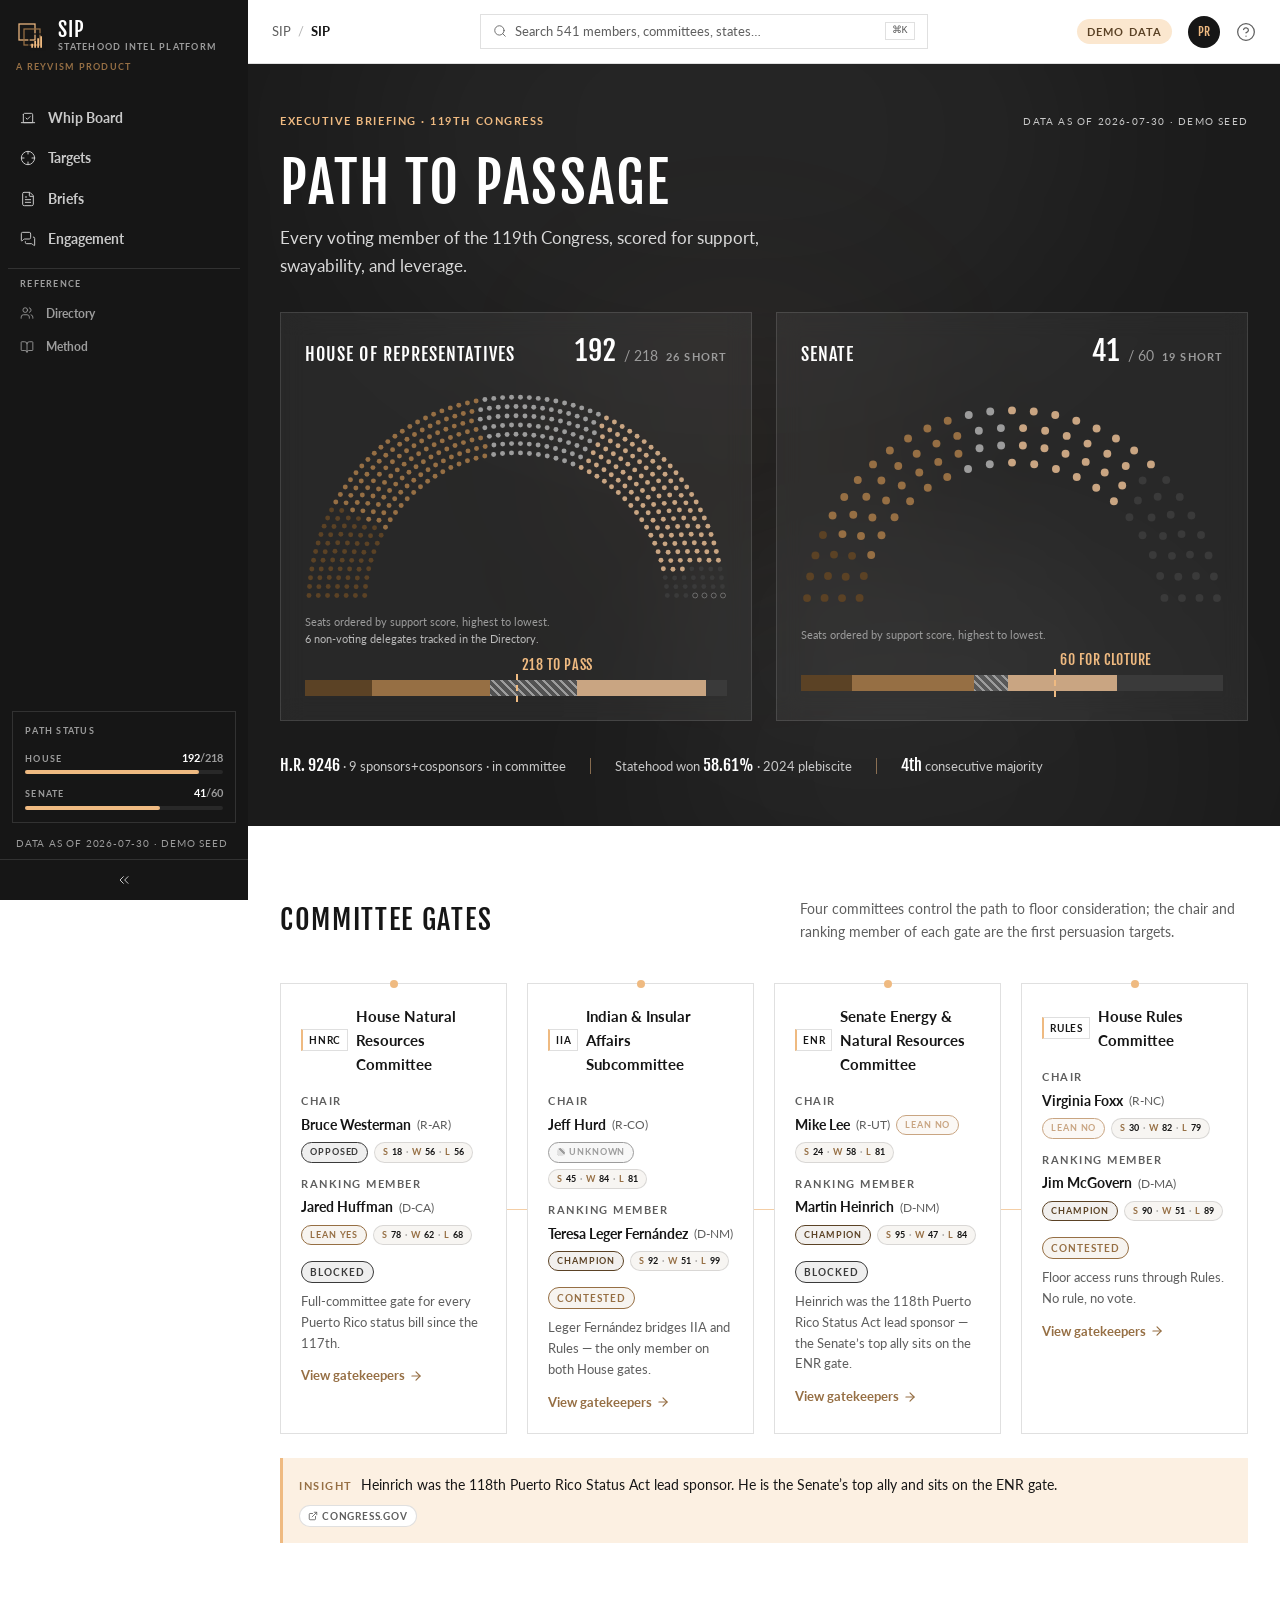
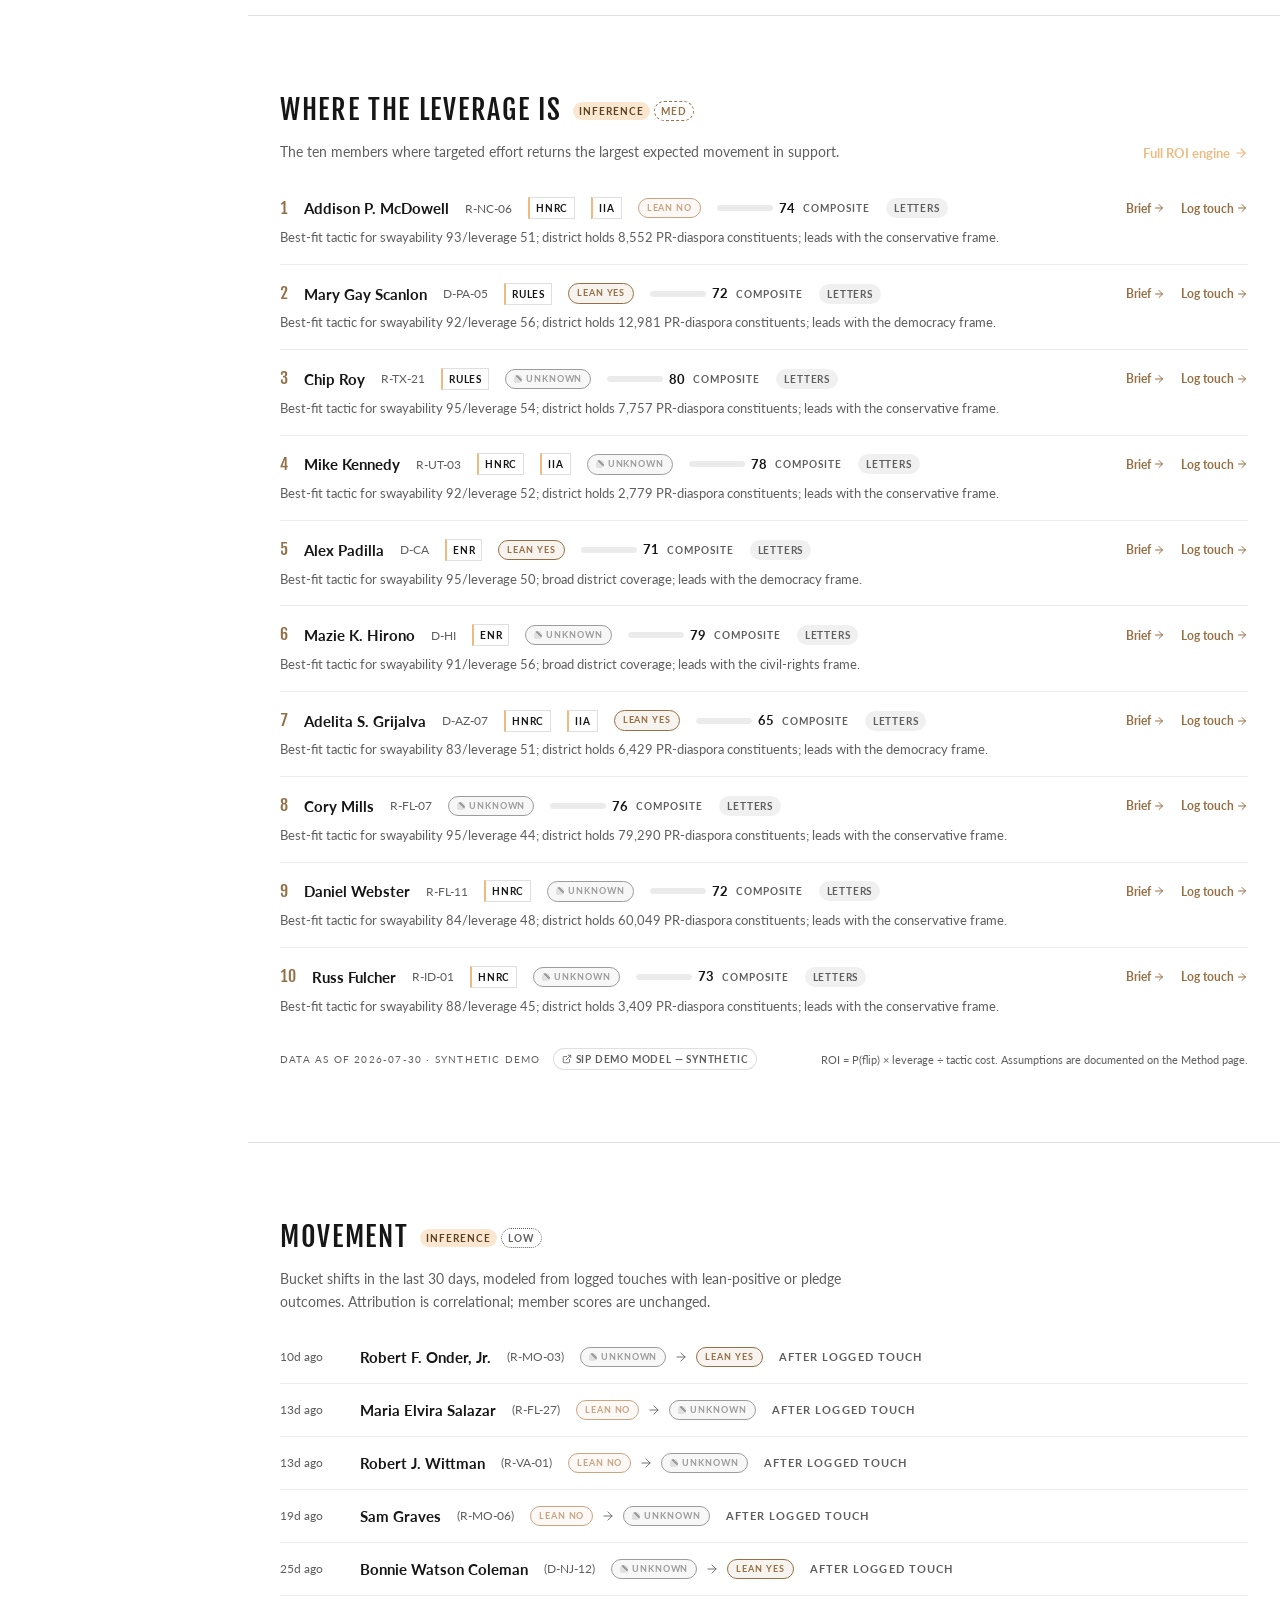
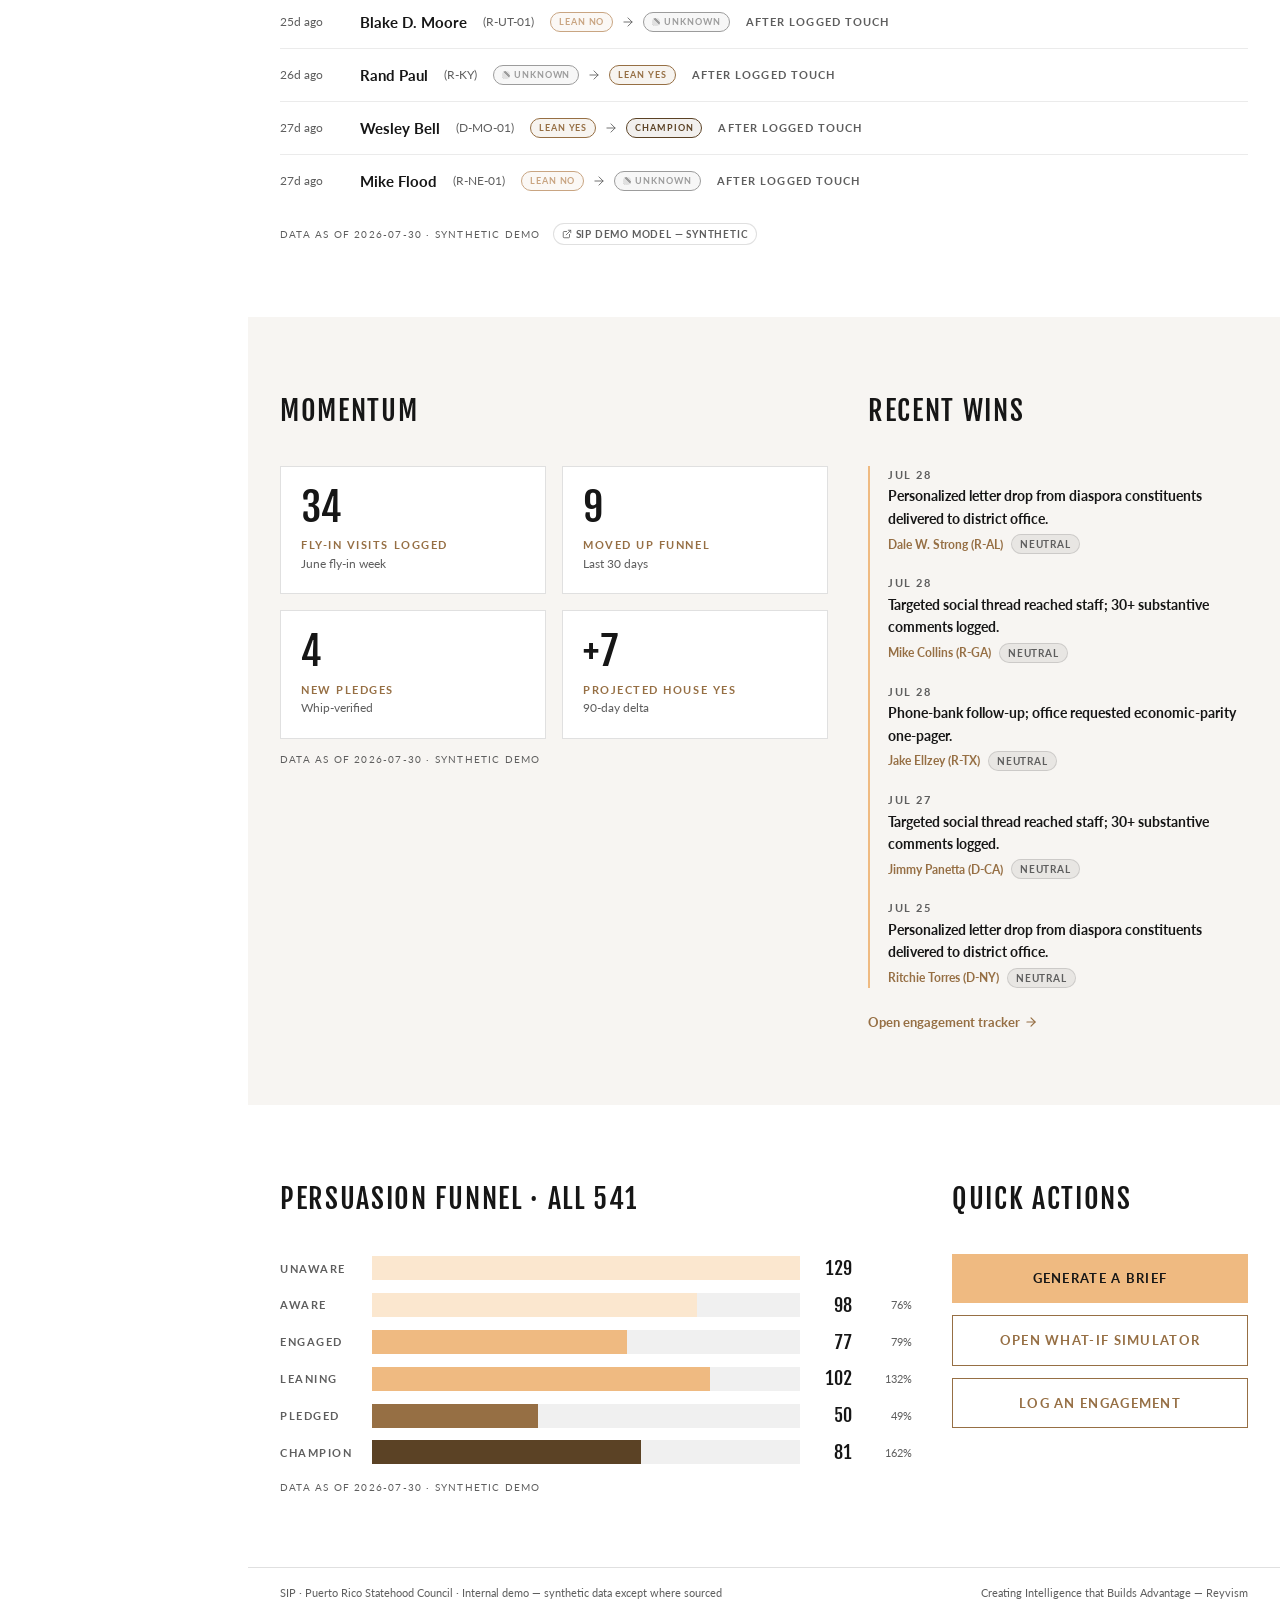
<file: index.html>
<!doctype html>
<html lang="en">
  <head>
    <meta charset="UTF-8" />
    <meta name="viewport" content="width=device-width, initial-scale=1.0" />
    <meta name="robots" content="noindex, nofollow" />
    <link rel="icon" type="image/svg+xml" href="./sip-mark.svg" />
    <link rel="preconnect" href="https://fonts.googleapis.com" />
    <link rel="preconnect" href="https://fonts.gstatic.com" crossorigin />
    <link
      href="https://fonts.googleapis.com/css2?family=Fjalla+One&family=Lato:ital,wght@0,400;0,700;0,900;1,400&family=Lusitana:wght@400;700&display=swap"
      rel="stylesheet"
    />
    <title>SIP — Statehood Intel Platform</title>
    <script type="module" crossorigin src="./assets/index-Ce9AG50_.js"></script>
    <link rel="stylesheet" crossorigin href="./assets/index-DmmCIpko.css">
  </head>
  <body>
    <div id="root"></div>
  </body>
</html>
</file>
<file: assets/index-DmmCIpko.css>
*,:before,:after{--tw-border-spacing-x: 0;--tw-border-spacing-y: 0;--tw-translate-x: 0;--tw-translate-y: 0;--tw-rotate: 0;--tw-skew-x: 0;--tw-skew-y: 0;--tw-scale-x: 1;--tw-scale-y: 1;--tw-pan-x: ;--tw-pan-y: ;--tw-pinch-zoom: ;--tw-scroll-snap-strictness: proximity;--tw-gradient-from-position: ;--tw-gradient-via-position: ;--tw-gradient-to-position: ;--tw-ordinal: ;--tw-slashed-zero: ;--tw-numeric-figure: ;--tw-numeric-spacing: ;--tw-numeric-fraction: ;--tw-ring-inset: ;--tw-ring-offset-width: 0px;--tw-ring-offset-color: #fff;--tw-ring-color: rgb(59 130 246 / .5);--tw-ring-offset-shadow: 0 0 #0000;--tw-ring-shadow: 0 0 #0000;--tw-shadow: 0 0 #0000;--tw-shadow-colored: 0 0 #0000;--tw-blur: ;--tw-brightness: ;--tw-contrast: ;--tw-grayscale: ;--tw-hue-rotate: ;--tw-invert: ;--tw-saturate: ;--tw-sepia: ;--tw-drop-shadow: ;--tw-backdrop-blur: ;--tw-backdrop-brightness: ;--tw-backdrop-contrast: ;--tw-backdrop-grayscale: ;--tw-backdrop-hue-rotate: ;--tw-backdrop-invert: ;--tw-backdrop-opacity: ;--tw-backdrop-saturate: ;--tw-backdrop-sepia: ;--tw-contain-size: ;--tw-contain-layout: ;--tw-contain-paint: ;--tw-contain-style: }::backdrop{--tw-border-spacing-x: 0;--tw-border-spacing-y: 0;--tw-translate-x: 0;--tw-translate-y: 0;--tw-rotate: 0;--tw-skew-x: 0;--tw-skew-y: 0;--tw-scale-x: 1;--tw-scale-y: 1;--tw-pan-x: ;--tw-pan-y: ;--tw-pinch-zoom: ;--tw-scroll-snap-strictness: proximity;--tw-gradient-from-position: ;--tw-gradient-via-position: ;--tw-gradient-to-position: ;--tw-ordinal: ;--tw-slashed-zero: ;--tw-numeric-figure: ;--tw-numeric-spacing: ;--tw-numeric-fraction: ;--tw-ring-inset: ;--tw-ring-offset-width: 0px;--tw-ring-offset-color: #fff;--tw-ring-color: rgb(59 130 246 / .5);--tw-ring-offset-shadow: 0 0 #0000;--tw-ring-shadow: 0 0 #0000;--tw-shadow: 0 0 #0000;--tw-shadow-colored: 0 0 #0000;--tw-blur: ;--tw-brightness: ;--tw-contrast: ;--tw-grayscale: ;--tw-hue-rotate: ;--tw-invert: ;--tw-saturate: ;--tw-sepia: ;--tw-drop-shadow: ;--tw-backdrop-blur: ;--tw-backdrop-brightness: ;--tw-backdrop-contrast: ;--tw-backdrop-grayscale: ;--tw-backdrop-hue-rotate: ;--tw-backdrop-invert: ;--tw-backdrop-opacity: ;--tw-backdrop-saturate: ;--tw-backdrop-sepia: ;--tw-contain-size: ;--tw-contain-layout: ;--tw-contain-paint: ;--tw-contain-style: }*,:before,:after{box-sizing:border-box;border-width:0;border-style:solid;border-color:#e5e7eb}:before,:after{--tw-content: ""}html,:host{line-height:1.5;-webkit-text-size-adjust:100%;-moz-tab-size:4;-o-tab-size:4;tab-size:4;font-family:Lato,ui-sans-serif,system-ui,sans-serif;font-feature-settings:normal;font-variation-settings:normal;-webkit-tap-highlight-color:transparent}body{margin:0;line-height:inherit}hr{height:0;color:inherit;border-top-width:1px}abbr:where([title]){-webkit-text-decoration:underline dotted;text-decoration:underline dotted}h1,h2,h3,h4,h5,h6{font-size:inherit;font-weight:inherit}a{color:inherit;text-decoration:inherit}b,strong{font-weight:bolder}code,kbd,samp,pre{font-family:ui-monospace,SFMono-Regular,Menlo,Monaco,Consolas,Liberation Mono,Courier New,monospace;font-feature-settings:normal;font-variation-settings:normal;font-size:1em}small{font-size:80%}sub,sup{font-size:75%;line-height:0;position:relative;vertical-align:baseline}sub{bottom:-.25em}sup{top:-.5em}table{text-indent:0;border-color:inherit;border-collapse:collapse}button,input,optgroup,select,textarea{font-family:inherit;font-feature-settings:inherit;font-variation-settings:inherit;font-size:100%;font-weight:inherit;line-height:inherit;letter-spacing:inherit;color:inherit;margin:0;padding:0}button,select{text-transform:none}button,input:where([type=button]),input:where([type=reset]),input:where([type=submit]){-webkit-appearance:button;background-color:transparent;background-image:none}:-moz-focusring{outline:auto}:-moz-ui-invalid{box-shadow:none}progress{vertical-align:baseline}::-webkit-inner-spin-button,::-webkit-outer-spin-button{height:auto}[type=search]{-webkit-appearance:textfield;outline-offset:-2px}::-webkit-search-decoration{-webkit-appearance:none}::-webkit-file-upload-button{-webkit-appearance:button;font:inherit}summary{display:list-item}blockquote,dl,dd,h1,h2,h3,h4,h5,h6,hr,figure,p,pre{margin:0}fieldset{margin:0;padding:0}legend{padding:0}ol,ul,menu{list-style:none;margin:0;padding:0}dialog{padding:0}textarea{resize:vertical}input::-moz-placeholder,textarea::-moz-placeholder{opacity:1;color:#9ca3af}input::placeholder,textarea::placeholder{opacity:1;color:#9ca3af}button,[role=button]{cursor:pointer}:disabled{cursor:default}img,svg,video,canvas,audio,iframe,embed,object{display:block;vertical-align:middle}img,video{max-width:100%;height:auto}[hidden]:where(:not([hidden=until-found])){display:none}:root{--background: 0 0% 100%;--foreground: 0 0% 9%;--card: 0 0% 100%;--card-foreground: 0 0% 9%;--popover: 0 0% 100%;--popover-foreground: 0 0% 9%;--primary: 0 0% 9%;--primary-foreground: 0 0% 98%;--secondary: 30 14% 96%;--secondary-foreground: 0 0% 9%;--muted: 30 14% 96%;--muted-foreground: 0 0% 37%;--accent: 30 14% 96%;--accent-foreground: 0 0% 9%;--destructive: 0 62% 47%;--destructive-foreground: 0 0% 98%;--border: 0 0% 88%;--input: 0 0% 88%;--ring: 32 79% 72%;--radius: .125rem;--sidebar-background: 0 0% 9%;--sidebar-foreground: 0 0% 79%;--sidebar-primary: 32 79% 72%;--sidebar-primary-foreground: 0 0% 9%;--sidebar-accent: 0 0% 15%;--sidebar-accent-foreground: 0 0% 98%;--sidebar-border: 0 0% 100% / .12;--sidebar-ring: 32 79% 72%}*{border-color:hsl(var(--border))}html{-webkit-font-smoothing:antialiased;text-rendering:optimizeLegibility}body{--tw-bg-opacity: 1;background-color:rgb(255 255 255 / var(--tw-bg-opacity, 1));font-family:Lato,ui-sans-serif,system-ui,sans-serif;--tw-text-opacity: 1;color:rgb(22 22 22 / var(--tw-text-opacity, 1));font-size:16px;line-height:1.6}.tnum,table,[data-tnum]{font-feature-settings:"tnum";font-variant-numeric:tabular-nums}::-moz-selection{background:#efba81;color:#161616}::selection{background:#efba81;color:#161616}.micro-label{font-family:Lato,ui-sans-serif,system-ui,sans-serif;font-size:11px;font-weight:700;text-transform:uppercase;letter-spacing:.14em;--tw-text-opacity: 1;color:rgb(94 94 94 / var(--tw-text-opacity, 1))}.micro-label-dark{font-family:Lato,ui-sans-serif,system-ui,sans-serif;font-size:11px;font-weight:700;text-transform:uppercase;letter-spacing:.14em;--tw-text-opacity: 1;color:rgb(150 111 68 / var(--tw-text-opacity, 1))}.hatch-gray{background-image:repeating-linear-gradient(45deg,#9c9c9c 0px 2px,#9c9c9c40 2px 6px)}.sip-card{border-radius:calc(var(--radius) - 4px);border-width:1px;border-color:#0000001f;--tw-bg-opacity: 1;background-color:rgb(255 255 255 / var(--tw-bg-opacity, 1));transition-property:all;transition-timing-function:cubic-bezier(.4,0,.2,1);transition-duration:.2s;transition-timing-function:cubic-bezier(0,0,.2,1);animation-duration:.2s;animation-timing-function:cubic-bezier(0,0,.2,1)}.sip-card-hover:hover{--tw-translate-y: -.125rem;transform:translate(var(--tw-translate-x),var(--tw-translate-y)) rotate(var(--tw-rotate)) skew(var(--tw-skew-x)) skewY(var(--tw-skew-y)) scaleX(var(--tw-scale-x)) scaleY(var(--tw-scale-y));--tw-border-opacity: 1;border-color:rgb(150 111 68 / var(--tw-border-opacity, 1));--tw-shadow: 0 8px 24px rgba(0,0,0,.1);--tw-shadow-colored: 0 8px 24px var(--tw-shadow-color);box-shadow:var(--tw-ring-offset-shadow, 0 0 #0000),var(--tw-ring-shadow, 0 0 #0000),var(--tw-shadow);--tw-shadow-color: hsl(var(--card));--tw-shadow: var(--tw-shadow-colored)}.sr-only{position:absolute;width:1px;height:1px;padding:0;margin:-1px;overflow:hidden;clip:rect(0,0,0,0);white-space:nowrap;border-width:0}.pointer-events-none{pointer-events:none}.visible{visibility:visible}.invisible{visibility:hidden}.static{position:static}.fixed{position:fixed}.absolute{position:absolute}.relative{position:relative}.sticky{position:sticky}.inset-0{inset:0}.inset-x-0{left:0;right:0}.inset-x-3{left:.75rem;right:.75rem}.inset-y-0{top:0;bottom:0}.-bottom-1{bottom:-.25rem}.-bottom-1\.5{bottom:-.375rem}.-bottom-12{bottom:-3rem}.-bottom-2{bottom:-.5rem}.-bottom-32{bottom:-8rem}.-bottom-px{bottom:-1px}.-left-12{left:-3rem}.-left-\[27px\]{left:-27px}.-right-12{right:-3rem}.-top-1{top:-.25rem}.-top-1\.5{top:-.375rem}.-top-12{top:-3rem}.-top-2{top:-.5rem}.-top-4{top:-1rem}.-top-40{top:-10rem}.-top-5{top:-1.25rem}.-top-6{top:-1.5rem}.bottom-0{bottom:0}.bottom-2{bottom:.5rem}.bottom-4{bottom:1rem}.bottom-6{bottom:1.5rem}.bottom-\[10\%\]{bottom:10%}.bottom-full{bottom:100%}.left-0{left:0}.left-1{left:.25rem}.left-1\/2{left:50%}.left-2{left:.5rem}.left-3{left:.75rem}.left-\[12\%\]{left:12%}.left-\[42\%\]{left:42%}.left-\[50\%\]{left:50%}.right-0{right:0}.right-1{right:.25rem}.right-2{right:.5rem}.right-3{right:.75rem}.right-4{right:1rem}.right-6{right:1.5rem}.right-\[38\%\]{right:38%}.right-\[8\%\]{right:8%}.top-0{top:0}.top-0\.5{top:.125rem}.top-1\.5{top:.375rem}.top-1\/2{top:50%}.top-10{top:2.5rem}.top-16{top:4rem}.top-2{top:.5rem}.top-3{top:.75rem}.top-3\.5{top:.875rem}.top-4{top:1rem}.top-5{top:1.25rem}.top-\[12\%\]{top:12%}.top-\[18\%\]{top:18%}.top-\[1px\]{top:1px}.top-\[30\%\]{top:30%}.top-\[50\%\]{top:50%}.top-\[60\%\]{top:60%}.top-\[88px\]{top:88px}.top-full{top:100%}.isolate{isolation:isolate}.z-10{z-index:10}.z-20{z-index:20}.z-30{z-index:30}.z-40{z-index:40}.z-50{z-index:50}.z-\[1\]{z-index:1}.z-\[60\]{z-index:60}.z-\[70\]{z-index:70}.z-\[80\]{z-index:80}.order-first{order:-9999}.order-last{order:9999}.col-start-2{grid-column-start:2}.row-span-2{grid-row:span 2 / span 2}.row-start-1{grid-row-start:1}.\!m-0{margin:0!important}.-mx-1{margin-left:-.25rem;margin-right:-.25rem}.-mx-5{margin-left:-1.25rem;margin-right:-1.25rem}.-my-2{margin-top:-.5rem;margin-bottom:-.5rem}.mx-1{margin-left:.25rem;margin-right:.25rem}.mx-1\.5{margin-left:.375rem;margin-right:.375rem}.mx-2{margin-left:.5rem;margin-right:.5rem}.mx-3{margin-left:.75rem;margin-right:.75rem}.mx-3\.5{margin-left:.875rem;margin-right:.875rem}.mx-auto{margin-left:auto;margin-right:auto}.my-0{margin-top:0;margin-bottom:0}.my-0\.5{margin-top:.125rem;margin-bottom:.125rem}.my-1{margin-top:.25rem;margin-bottom:.25rem}.-ml-4{margin-left:-1rem}.-mt-4{margin-top:-1rem}.-mt-5{margin-top:-1.25rem}.mb-0{margin-bottom:0}.mb-0\.5{margin-bottom:.125rem}.mb-1{margin-bottom:.25rem}.mb-1\.5{margin-bottom:.375rem}.mb-10{margin-bottom:2.5rem}.mb-2{margin-bottom:.5rem}.mb-2\.5{margin-bottom:.625rem}.mb-3{margin-bottom:.75rem}.mb-4{margin-bottom:1rem}.mb-5{margin-bottom:1.25rem}.ml-1{margin-left:.25rem}.ml-1\.5{margin-left:.375rem}.ml-2{margin-left:.5rem}.ml-4{margin-left:1rem}.ml-\[54px\]{margin-left:54px}.ml-auto{margin-left:auto}.mr-1\.5{margin-right:.375rem}.mr-2{margin-right:.5rem}.mr-3{margin-right:.75rem}.mr-4{margin-right:1rem}.mr-\[0\.28em\]{margin-right:.28em}.mt-0\.5{margin-top:.125rem}.mt-1{margin-top:.25rem}.mt-1\.5{margin-top:.375rem}.mt-10{margin-top:2.5rem}.mt-12{margin-top:3rem}.mt-2{margin-top:.5rem}.mt-2\.5{margin-top:.625rem}.mt-3{margin-top:.75rem}.mt-4{margin-top:1rem}.mt-5{margin-top:1.25rem}.mt-6{margin-top:1.5rem}.mt-8{margin-top:2rem}.mt-\[72px\]{margin-top:72px}.mt-\[7px\]{margin-top:7px}.mt-auto{margin-top:auto}.line-clamp-1{overflow:hidden;display:-webkit-box;-webkit-box-orient:vertical;-webkit-line-clamp:1}.line-clamp-2{overflow:hidden;display:-webkit-box;-webkit-box-orient:vertical;-webkit-line-clamp:2}.block{display:block}.inline-block{display:inline-block}.flex{display:flex}.inline-flex{display:inline-flex}.table{display:table}.table-caption{display:table-caption}.table-cell{display:table-cell}.table-row{display:table-row}.grid{display:grid}.\!hidden{display:none!important}.hidden{display:none}.aspect-square{aspect-ratio:1 / 1}.aspect-video{aspect-ratio:16 / 9}.size-10{width:2.5rem;height:2.5rem}.size-2{width:.5rem;height:.5rem}.size-2\.5{width:.625rem;height:.625rem}.size-3{width:.75rem;height:.75rem}.size-3\.5{width:.875rem;height:.875rem}.size-4{width:1rem;height:1rem}.size-6{width:1.5rem;height:1.5rem}.size-7{width:1.75rem;height:1.75rem}.size-8{width:2rem;height:2rem}.size-9{width:2.25rem;height:2.25rem}.size-auto{width:auto;height:auto}.size-full{width:100%;height:100%}.h-0\.5{height:.125rem}.h-1{height:.25rem}.h-1\.5{height:.375rem}.h-10{height:2.5rem}.h-11{height:2.75rem}.h-12{height:3rem}.h-14{height:3.5rem}.h-2{height:.5rem}.h-2\.5{height:.625rem}.h-3{height:.75rem}.h-3\.5{height:.875rem}.h-4{height:1rem}.h-5{height:1.25rem}.h-6{height:1.5rem}.h-7{height:1.75rem}.h-8{height:2rem}.h-9{height:2.25rem}.h-\[1\.15rem\]{height:1.15rem}.h-\[10px\]{height:10px}.h-\[18px\]{height:18px}.h-\[220px\]{height:220px}.h-\[22px\]{height:22px}.h-\[2px\]{height:2px}.h-\[300px\]{height:300px}.h-\[380px\]{height:380px}.h-\[3px\]{height:3px}.h-\[40px\]{height:40px}.h-\[460px\]{height:460px}.h-\[56px\]{height:56px}.h-\[5px\]{height:5px}.h-\[6px\]{height:6px}.h-\[72px\]{height:72px}.h-\[calc\(100\%-1px\)\]{height:calc(100% - 1px)}.h-\[var\(--radix-navigation-menu-viewport-height\)\]{height:var(--radix-navigation-menu-viewport-height)}.h-\[var\(--radix-select-trigger-height\)\]{height:var(--radix-select-trigger-height)}.h-auto{height:auto}.h-full{height:100%}.h-px{height:1px}.h-svh{height:100svh}.max-h-44{max-height:11rem}.max-h-56{max-height:14rem}.max-h-\[300px\]{max-height:300px}.max-h-\[340px\]{max-height:340px}.max-h-\[calc\(100dvh-64px\)\]{max-height:calc(100dvh - 64px)}.min-h-0{min-height:0px}.min-h-14{min-height:3.5rem}.min-h-16{min-height:4rem}.min-h-4{min-height:1rem}.min-h-\[100dvh\]{min-height:100dvh}.min-h-\[120px\]{min-height:120px}.min-h-\[32px\]{min-height:32px}.min-h-\[44px\]{min-height:44px}.min-h-\[480px\]{min-height:480px}.min-h-svh{min-height:100svh}.w-0{width:0px}.w-0\.5{width:.125rem}.w-1{width:.25rem}.w-1\.5{width:.375rem}.w-10{width:2.5rem}.w-12{width:3rem}.w-14{width:3.5rem}.w-16{width:4rem}.w-2{width:.5rem}.w-2\.5{width:.625rem}.w-20{width:5rem}.w-24{width:6rem}.w-28{width:7rem}.w-3{width:.75rem}.w-3\.5{width:.875rem}.w-3\/4{width:75%}.w-36{width:9rem}.w-4{width:1rem}.w-44{width:11rem}.w-5{width:1.25rem}.w-52{width:13rem}.w-56{width:14rem}.w-6{width:1.5rem}.w-60{width:15rem}.w-64{width:16rem}.w-7{width:1.75rem}.w-72{width:18rem}.w-8{width:2rem}.w-9{width:2.25rem}.w-\[100px\]{width:100px}.w-\[104px\]{width:104px}.w-\[10px\]{width:10px}.w-\[118px\]{width:118px}.w-\[18px\]{width:18px}.w-\[200px\]{width:200px}.w-\[260px\]{width:260px}.w-\[264px\]{width:264px}.w-\[2px\]{width:2px}.w-\[300px\]{width:300px}.w-\[320px\]{width:320px}.w-\[380px\]{width:380px}.w-\[3px\]{width:3px}.w-\[400px\]{width:400px}.w-\[420px\]{width:420px}.w-\[46px\]{width:46px}.w-\[480px\]{width:480px}.w-\[520px\]{width:520px}.w-\[560px\]{width:560px}.w-\[58px\]{width:58px}.w-\[720px\]{width:720px}.w-\[72px\]{width:72px}.w-auto{width:auto}.w-fit{width:-moz-fit-content;width:fit-content}.w-full{width:100%}.w-max{width:-moz-max-content;width:max-content}.w-px{width:1px}.min-w-0{min-width:0px}.min-w-10{min-width:2.5rem}.min-w-5{min-width:1.25rem}.min-w-6{min-width:1.5rem}.min-w-8{min-width:2rem}.min-w-9{min-width:2.25rem}.min-w-\[12rem\]{min-width:12rem}.min-w-\[8rem\]{min-width:8rem}.min-w-\[var\(--radix-select-trigger-width\)\]{min-width:var(--radix-select-trigger-width)}.max-w-2xl{max-width:42rem}.max-w-3xl{max-width:48rem}.max-w-\[1100px\]{max-width:1100px}.max-w-\[1440px\]{max-width:1440px}.max-w-\[340px\]{max-width:340px}.max-w-\[360px\]{max-width:360px}.max-w-\[380px\]{max-width:380px}.max-w-\[420px\]{max-width:420px}.max-w-\[560px\]{max-width:560px}.max-w-\[720px\]{max-width:720px}.max-w-\[794px\]{max-width:794px}.max-w-\[900px\]{max-width:900px}.max-w-\[90vw\]{max-width:90vw}.max-w-\[92vw\]{max-width:92vw}.max-w-\[calc\(100\%-2rem\)\]{max-width:calc(100% - 2rem)}.max-w-\[calc\(100vw-32px\)\]{max-width:calc(100vw - 32px)}.max-w-full{max-width:100%}.max-w-lg{max-width:32rem}.max-w-max{max-width:-moz-max-content;max-width:max-content}.max-w-md{max-width:28rem}.max-w-sm{max-width:24rem}.max-w-xl{max-width:36rem}.flex-1{flex:1 1 0%}.shrink-0{flex-shrink:0}.grow{flex-grow:1}.grow-0{flex-grow:0}.basis-full{flex-basis:100%}.caption-bottom{caption-side:bottom}.border-collapse{border-collapse:collapse}.origin-left{transform-origin:left}.origin-top{transform-origin:top}.-translate-x-1\/2{--tw-translate-x: -50%;transform:translate(var(--tw-translate-x),var(--tw-translate-y)) rotate(var(--tw-rotate)) skew(var(--tw-skew-x)) skewY(var(--tw-skew-y)) scaleX(var(--tw-scale-x)) scaleY(var(--tw-scale-y))}.-translate-x-px{--tw-translate-x: -1px;transform:translate(var(--tw-translate-x),var(--tw-translate-y)) rotate(var(--tw-rotate)) skew(var(--tw-skew-x)) skewY(var(--tw-skew-y)) scaleX(var(--tw-scale-x)) scaleY(var(--tw-scale-y))}.-translate-y-1\/2{--tw-translate-y: -50%;transform:translate(var(--tw-translate-x),var(--tw-translate-y)) rotate(var(--tw-rotate)) skew(var(--tw-skew-x)) skewY(var(--tw-skew-y)) scaleX(var(--tw-scale-x)) scaleY(var(--tw-scale-y))}.translate-x-0\.5{--tw-translate-x: .125rem;transform:translate(var(--tw-translate-x),var(--tw-translate-y)) rotate(var(--tw-rotate)) skew(var(--tw-skew-x)) skewY(var(--tw-skew-y)) scaleX(var(--tw-scale-x)) scaleY(var(--tw-scale-y))}.translate-x-\[-50\%\]{--tw-translate-x: -50%;transform:translate(var(--tw-translate-x),var(--tw-translate-y)) rotate(var(--tw-rotate)) skew(var(--tw-skew-x)) skewY(var(--tw-skew-y)) scaleX(var(--tw-scale-x)) scaleY(var(--tw-scale-y))}.translate-x-\[18px\]{--tw-translate-x: 18px;transform:translate(var(--tw-translate-x),var(--tw-translate-y)) rotate(var(--tw-rotate)) skew(var(--tw-skew-x)) skewY(var(--tw-skew-y)) scaleX(var(--tw-scale-x)) scaleY(var(--tw-scale-y))}.translate-x-px{--tw-translate-x: 1px;transform:translate(var(--tw-translate-x),var(--tw-translate-y)) rotate(var(--tw-rotate)) skew(var(--tw-skew-x)) skewY(var(--tw-skew-y)) scaleX(var(--tw-scale-x)) scaleY(var(--tw-scale-y))}.translate-y-0\.5{--tw-translate-y: .125rem;transform:translate(var(--tw-translate-x),var(--tw-translate-y)) rotate(var(--tw-rotate)) skew(var(--tw-skew-x)) skewY(var(--tw-skew-y)) scaleX(var(--tw-scale-x)) scaleY(var(--tw-scale-y))}.translate-y-\[-50\%\]{--tw-translate-y: -50%;transform:translate(var(--tw-translate-x),var(--tw-translate-y)) rotate(var(--tw-rotate)) skew(var(--tw-skew-x)) skewY(var(--tw-skew-y)) scaleX(var(--tw-scale-x)) scaleY(var(--tw-scale-y))}.translate-y-\[calc\(-50\%_-_2px\)\]{--tw-translate-y: calc(-50% - 2px) ;transform:translate(var(--tw-translate-x),var(--tw-translate-y)) rotate(var(--tw-rotate)) skew(var(--tw-skew-x)) skewY(var(--tw-skew-y)) scaleX(var(--tw-scale-x)) scaleY(var(--tw-scale-y))}.rotate-180{--tw-rotate: 180deg;transform:translate(var(--tw-translate-x),var(--tw-translate-y)) rotate(var(--tw-rotate)) skew(var(--tw-skew-x)) skewY(var(--tw-skew-y)) scaleX(var(--tw-scale-x)) scaleY(var(--tw-scale-y))}.rotate-45{--tw-rotate: 45deg;transform:translate(var(--tw-translate-x),var(--tw-translate-y)) rotate(var(--tw-rotate)) skew(var(--tw-skew-x)) skewY(var(--tw-skew-y)) scaleX(var(--tw-scale-x)) scaleY(var(--tw-scale-y))}.rotate-90{--tw-rotate: 90deg;transform:translate(var(--tw-translate-x),var(--tw-translate-y)) rotate(var(--tw-rotate)) skew(var(--tw-skew-x)) skewY(var(--tw-skew-y)) scaleX(var(--tw-scale-x)) scaleY(var(--tw-scale-y))}.scale-x-0{--tw-scale-x: 0;transform:translate(var(--tw-translate-x),var(--tw-translate-y)) rotate(var(--tw-rotate)) skew(var(--tw-skew-x)) skewY(var(--tw-skew-y)) scaleX(var(--tw-scale-x)) scaleY(var(--tw-scale-y))}.transform{transform:translate(var(--tw-translate-x),var(--tw-translate-y)) rotate(var(--tw-rotate)) skew(var(--tw-skew-x)) skewY(var(--tw-skew-y)) scaleX(var(--tw-scale-x)) scaleY(var(--tw-scale-y))}@keyframes caret-blink{0%,70%,to{opacity:1}20%,50%{opacity:0}}.animate-caret-blink{animation:caret-blink 1.25s ease-out infinite}@keyframes pulse{50%{opacity:.5}}.animate-pulse{animation:pulse 2s cubic-bezier(.4,0,.6,1) infinite}@keyframes spin{to{transform:rotate(360deg)}}.animate-spin{animation:spin 1s linear infinite}.cursor-default{cursor:default}.cursor-grab{cursor:grab}.cursor-help{cursor:help}.cursor-not-allowed{cursor:not-allowed}.cursor-pointer{cursor:pointer}.cursor-text{cursor:text}.touch-none{touch-action:none}.select-none{-webkit-user-select:none;-moz-user-select:none;user-select:none}.resize-none{resize:none}.scroll-my-1{scroll-margin-top:.25rem;scroll-margin-bottom:.25rem}.scroll-mt-20{scroll-margin-top:5rem}.scroll-mt-24{scroll-margin-top:6rem}.scroll-mt-28{scroll-margin-top:7rem}.scroll-py-1{scroll-padding-top:.25rem;scroll-padding-bottom:.25rem}.list-disc{list-style-type:disc}.list-none{list-style-type:none}.auto-rows-min{grid-auto-rows:min-content}.grid-cols-1{grid-template-columns:repeat(1,minmax(0,1fr))}.grid-cols-2{grid-template-columns:repeat(2,minmax(0,1fr))}.grid-cols-6{grid-template-columns:repeat(6,minmax(0,1fr))}.grid-cols-\[0_1fr\]{grid-template-columns:0 1fr}.grid-rows-\[auto_auto\]{grid-template-rows:auto auto}.flex-row{flex-direction:row}.flex-col{flex-direction:column}.flex-col-reverse{flex-direction:column-reverse}.flex-wrap{flex-wrap:wrap}.place-content-center{place-content:center}.items-start{align-items:flex-start}.items-end{align-items:flex-end}.items-center{align-items:center}.items-baseline{align-items:baseline}.items-stretch{align-items:stretch}.justify-start{justify-content:flex-start}.justify-end{justify-content:flex-end}.justify-center{justify-content:center}.justify-between{justify-content:space-between}.justify-items-start{justify-items:start}.gap-0\.5{gap:.125rem}.gap-1{gap:.25rem}.gap-1\.5{gap:.375rem}.gap-10{gap:2.5rem}.gap-12{gap:3rem}.gap-2{gap:.5rem}.gap-2\.5{gap:.625rem}.gap-3{gap:.75rem}.gap-3\.5{gap:.875rem}.gap-4{gap:1rem}.gap-5{gap:1.25rem}.gap-6{gap:1.5rem}.gap-7{gap:1.75rem}.gap-8{gap:2rem}.gap-\[--spacing\(var\(--gap\)\)\]{gap:var(--spacing(var(--gap)))}.gap-\[6px\]{gap:6px}.gap-x-10{-moz-column-gap:2.5rem;column-gap:2.5rem}.gap-x-3{-moz-column-gap:.75rem;column-gap:.75rem}.gap-x-4{-moz-column-gap:1rem;column-gap:1rem}.gap-x-5{-moz-column-gap:1.25rem;column-gap:1.25rem}.gap-x-6{-moz-column-gap:1.5rem;column-gap:1.5rem}.gap-y-0\.5{row-gap:.125rem}.gap-y-1{row-gap:.25rem}.gap-y-2{row-gap:.5rem}.gap-y-2\.5{row-gap:.625rem}.space-y-4>:not([hidden])~:not([hidden]){--tw-space-y-reverse: 0;margin-top:calc(1rem * calc(1 - var(--tw-space-y-reverse)));margin-bottom:calc(1rem * var(--tw-space-y-reverse))}.divide-y>:not([hidden])~:not([hidden]){--tw-divide-y-reverse: 0;border-top-width:calc(1px * calc(1 - var(--tw-divide-y-reverse)));border-bottom-width:calc(1px * var(--tw-divide-y-reverse))}.divide-black\/\[0\.08\]>:not([hidden])~:not([hidden]){border-color:#00000014}.self-start{align-self:flex-start}.self-stretch{align-self:stretch}.justify-self-end{justify-self:end}.overflow-auto{overflow:auto}.overflow-hidden{overflow:hidden}.overflow-x-auto{overflow-x:auto}.overflow-y-auto{overflow-y:auto}.overflow-x-hidden{overflow-x:hidden}.truncate{overflow:hidden;text-overflow:ellipsis;white-space:nowrap}.whitespace-nowrap{white-space:nowrap}.text-balance{text-wrap:balance}.break-words{overflow-wrap:break-word}.break-all{word-break:break-all}.rounded-\[2px\]{border-radius:2px}.rounded-\[4px\]{border-radius:4px}.rounded-\[calc\(var\(--radius\)-5px\)\]{border-radius:calc(var(--radius) - 5px)}.rounded-\[inherit\]{border-radius:inherit}.rounded-full{border-radius:9999px}.rounded-lg{border-radius:var(--radius)}.rounded-md{border-radius:calc(var(--radius) - 2px)}.rounded-none{border-radius:0}.rounded-sm{border-radius:calc(var(--radius) - 4px)}.rounded-xl{border-radius:calc(var(--radius) + 4px)}.rounded-xs{border-radius:calc(var(--radius) - 6px)}.rounded-l-md{border-top-left-radius:calc(var(--radius) - 2px);border-bottom-left-radius:calc(var(--radius) - 2px)}.rounded-r-md{border-top-right-radius:calc(var(--radius) - 2px);border-bottom-right-radius:calc(var(--radius) - 2px)}.rounded-t-sm{border-top-left-radius:calc(var(--radius) - 4px);border-top-right-radius:calc(var(--radius) - 4px)}.rounded-tl-sm{border-top-left-radius:calc(var(--radius) - 4px)}.border{border-width:1px}.border-0{border-width:0px}.border-2{border-width:2px}.border-\[1\.5px\]{border-width:1.5px}.border-x{border-left-width:1px;border-right-width:1px}.border-y{border-top-width:1px;border-bottom-width:1px}.border-b{border-bottom-width:1px}.border-l{border-left-width:1px}.border-l-2{border-left-width:2px}.border-l-\[3px\]{border-left-width:3px}.border-r{border-right-width:1px}.border-t{border-top-width:1px}.border-t-2{border-top-width:2px}.border-t-\[3px\]{border-top-width:3px}.border-solid{border-style:solid}.border-dashed{border-style:dashed}.border-dotted{border-style:dotted}.border-\[\#3A3A3A\]{--tw-border-opacity: 1;border-color:rgb(58 58 58 / var(--tw-border-opacity, 1))}.border-\[\#9C9C9C\]{--tw-border-opacity: 1;border-color:rgb(156 156 156 / var(--tw-border-opacity, 1))}.border-\[\#9C9C9C\]\/60{border-color:#9c9c9c99}.border-\[\#C9A582\]{--tw-border-opacity: 1;border-color:rgb(201 165 130 / var(--tw-border-opacity, 1))}.border-black\/\[0\.06\]{border-color:#0000000f}.border-black\/\[0\.08\]{border-color:#00000014}.border-black\/\[0\.12\]{border-color:#0000001f}.border-black\/\[0\.2\]{border-color:#0003}.border-border{border-color:hsl(var(--border))}.border-border\/50{border-color:hsl(var(--border) / .5)}.border-bronze{--tw-border-opacity: 1;border-color:rgb(150 111 68 / var(--tw-border-opacity, 1))}.border-bronze\/30{border-color:#966f444d}.border-bronzeDeep{--tw-border-opacity: 1;border-color:rgb(91 66 37 / var(--tw-border-opacity, 1))}.border-gold{--tw-border-opacity: 1;border-color:rgb(239 186 129 / var(--tw-border-opacity, 1))}.border-gold\/40{border-color:#efba8166}.border-gold\/50{border-color:#efba8180}.border-gold\/60{border-color:#efba8199}.border-gray{--tw-border-opacity: 1;border-color:rgb(94 94 94 / var(--tw-border-opacity, 1))}.border-ink{--tw-border-opacity: 1;border-color:rgb(22 22 22 / var(--tw-border-opacity, 1))}.border-input{border-color:hsl(var(--input))}.border-no{--tw-border-opacity: 1;border-color:rgb(164 85 78 / var(--tw-border-opacity, 1))}.border-primary{border-color:hsl(var(--primary))}.border-sidebar-border{border-color:hsl(var(--sidebar-border))}.border-transparent{border-color:transparent}.border-white\/10{border-color:#ffffff1a}.border-white\/20{border-color:#fff3}.border-white\/25{border-color:#ffffff40}.border-white\/\[0\.08\]{border-color:#ffffff14}.border-white\/\[0\.12\]{border-color:#ffffff1f}.border-white\/\[0\.16\]{border-color:#ffffff29}.border-yes{--tw-border-opacity: 1;border-color:rgb(78 122 90 / var(--tw-border-opacity, 1))}.border-l-gold{--tw-border-opacity: 1;border-left-color:rgb(239 186 129 / var(--tw-border-opacity, 1))}.border-l-transparent{border-left-color:transparent}.border-t-transparent{border-top-color:transparent}.bg-\[\#161616\]{--tw-bg-opacity: 1;background-color:rgb(22 22 22 / var(--tw-bg-opacity, 1))}.bg-\[\#1B1B1B\]{--tw-bg-opacity: 1;background-color:rgb(27 27 27 / var(--tw-bg-opacity, 1))}.bg-\[\#3A3A3A14\],.bg-\[\#3A3A3A\]\/\[0\.08\]{background-color:#3a3a3a14}.bg-\[\#966F4414\]{background-color:#966f4414}.bg-\[\#9C9C9C\]{--tw-bg-opacity: 1;background-color:rgb(156 156 156 / var(--tw-bg-opacity, 1))}.bg-\[\#A4554E14\]{background-color:#a4554e14}.bg-\[\#EFBA81\]\/\[0\.045\]{background-color:#efba810b}.bg-\[rgba\(0\,0\,0\,0\.44\)\]{background-color:#00000070}.bg-\[rgba\(10\,10\,10\,0\.5\)\]{background-color:#0a0a0a80}.bg-\[rgba\(239\,186\,129\,0\.08\)\]{background-color:#efba8114}.bg-accent{background-color:hsl(var(--accent))}.bg-background{background-color:hsl(var(--background))}.bg-black\/40{background-color:#0006}.bg-black\/50{background-color:#00000080}.bg-black\/\[0\.04\]{background-color:#0000000a}.bg-black\/\[0\.06\]{background-color:#0000000f}.bg-black\/\[0\.08\]{background-color:#00000014}.bg-black\/\[0\.12\]{background-color:#0000001f}.bg-black\/\[0\.16\]{background-color:#00000029}.bg-border{background-color:hsl(var(--border))}.bg-card{background-color:hsl(var(--card))}.bg-destructive{--tw-bg-opacity: 1;background-color:hsl(var(--destructive) / var(--tw-bg-opacity, 1))}.bg-foreground{background-color:hsl(var(--foreground))}.bg-gold{--tw-bg-opacity: 1;background-color:rgb(239 186 129 / var(--tw-bg-opacity, 1))}.bg-gold\/50{background-color:#efba8180}.bg-gold\/60{background-color:#efba8199}.bg-gold\/70{background-color:#efba81b3}.bg-goldTint{--tw-bg-opacity: 1;background-color:rgb(251 231 207 / var(--tw-bg-opacity, 1))}.bg-goldTint\/40{background-color:#fbe7cf66}.bg-goldTint\/50{background-color:#fbe7cf80}.bg-goldTint\/60{background-color:#fbe7cf99}.bg-ink{--tw-bg-opacity: 1;background-color:rgb(22 22 22 / var(--tw-bg-opacity, 1))}.bg-input{background-color:hsl(var(--input))}.bg-muted{background-color:hsl(var(--muted))}.bg-muted\/50{background-color:hsl(var(--muted) / .5)}.bg-no\/10{background-color:#a4554e1a}.bg-paper{--tw-bg-opacity: 1;background-color:rgb(247 245 242 / var(--tw-bg-opacity, 1))}.bg-popover{background-color:hsl(var(--popover))}.bg-primary{background-color:hsl(var(--primary))}.bg-primary\/20{background-color:hsl(var(--primary) / .2)}.bg-secondary{background-color:hsl(var(--secondary))}.bg-sidebar{background-color:hsl(var(--sidebar-background))}.bg-sidebar-border{background-color:hsl(var(--sidebar-border))}.bg-surfaceDark{--tw-bg-opacity: 1;background-color:rgb(10 10 10 / var(--tw-bg-opacity, 1))}.bg-transparent{background-color:transparent}.bg-white{--tw-bg-opacity: 1;background-color:rgb(255 255 255 / var(--tw-bg-opacity, 1))}.bg-white\/10{background-color:#ffffff1a}.bg-white\/\[0\.03\]{background-color:#ffffff08}.bg-white\/\[0\.04\]{background-color:#ffffff0a}.bg-white\/\[0\.05\]{background-color:#ffffff0d}.bg-white\/\[0\.06\]{background-color:#ffffff0f}.bg-white\/\[0\.08\]{background-color:#ffffff14}.bg-yes\/10{background-color:#4e7a5a1a}.fill-\[\#5E5E5E\]{fill:#5e5e5e}.fill-\[\#9C9C9C\]{fill:#9c9c9c}.fill-current{fill:currentColor}.fill-foreground{fill:hsl(var(--foreground))}.fill-gold{fill:#efba81}.fill-ink{fill:#161616}.fill-primary{fill:hsl(var(--primary))}.object-cover{-o-object-fit:cover;object-fit:cover}.p-0{padding:0}.p-0\.5{padding:.125rem}.p-1{padding:.25rem}.p-1\.5{padding:.375rem}.p-2{padding:.5rem}.p-2\.5{padding:.625rem}.p-3{padding:.75rem}.p-4{padding:1rem}.p-5{padding:1.25rem}.p-6{padding:1.5rem}.p-8{padding:2rem}.p-\[18px\]{padding:18px}.p-\[3px\]{padding:3px}.p-px{padding:1px}.px-0{padding-left:0;padding-right:0}.px-1{padding-left:.25rem;padding-right:.25rem}.px-1\.5{padding-left:.375rem;padding-right:.375rem}.px-10{padding-left:2.5rem;padding-right:2.5rem}.px-12{padding-left:3rem;padding-right:3rem}.px-2{padding-left:.5rem;padding-right:.5rem}.px-2\.5{padding-left:.625rem;padding-right:.625rem}.px-3{padding-left:.75rem;padding-right:.75rem}.px-3\.5{padding-left:.875rem;padding-right:.875rem}.px-4{padding-left:1rem;padding-right:1rem}.px-5{padding-left:1.25rem;padding-right:1.25rem}.px-6{padding-left:1.5rem;padding-right:1.5rem}.px-8{padding-left:2rem;padding-right:2rem}.py-0\.5{padding-top:.125rem;padding-bottom:.125rem}.py-1{padding-top:.25rem;padding-bottom:.25rem}.py-1\.5{padding-top:.375rem;padding-bottom:.375rem}.py-10{padding-top:2.5rem;padding-bottom:2.5rem}.py-12{padding-top:3rem;padding-bottom:3rem}.py-16{padding-top:4rem;padding-bottom:4rem}.py-2{padding-top:.5rem;padding-bottom:.5rem}.py-2\.5{padding-top:.625rem;padding-bottom:.625rem}.py-3{padding-top:.75rem;padding-bottom:.75rem}.py-3\.5{padding-top:.875rem;padding-bottom:.875rem}.py-4{padding-top:1rem;padding-bottom:1rem}.py-5{padding-top:1.25rem;padding-bottom:1.25rem}.py-6{padding-top:1.5rem;padding-bottom:1.5rem}.py-8{padding-top:2rem;padding-bottom:2rem}.py-\[56px\]{padding-top:56px;padding-bottom:56px}.py-\[72px\]{padding-top:72px;padding-bottom:72px}.py-\[96px\]{padding-top:96px;padding-bottom:96px}.py-px{padding-top:1px;padding-bottom:1px}.pb-1\.5{padding-bottom:.375rem}.pb-12{padding-bottom:3rem}.pb-2{padding-bottom:.5rem}.pb-3{padding-bottom:.75rem}.pb-4{padding-bottom:1rem}.pb-\[120px\]{padding-bottom:120px}.pb-\[72px\]{padding-bottom:72px}.pb-\[96px\]{padding-bottom:96px}.pl-1{padding-left:.25rem}.pl-10{padding-left:2.5rem}.pl-2{padding-left:.5rem}.pl-3{padding-left:.75rem}.pl-4{padding-left:1rem}.pl-5{padding-left:1.25rem}.pl-6{padding-left:1.5rem}.pl-8{padding-left:2rem}.pl-9{padding-left:2.25rem}.pr-1{padding-right:.25rem}.pr-1\.5{padding-right:.375rem}.pr-2{padding-right:.5rem}.pr-2\.5{padding-right:.625rem}.pr-3{padding-right:.75rem}.pr-8{padding-right:2rem}.pt-0{padding-top:0}.pt-1{padding-top:.25rem}.pt-2{padding-top:.5rem}.pt-2\.5{padding-top:.625rem}.pt-3{padding-top:.75rem}.pt-4{padding-top:1rem}.pt-5{padding-top:1.25rem}.pt-6{padding-top:1.5rem}.pt-8{padding-top:2rem}.pt-\[32px\]{padding-top:32px}.pt-\[56px\]{padding-top:56px}.pt-\[64px\]{padding-top:64px}.pt-\[72px\]{padding-top:72px}.text-left{text-align:left}.text-center{text-align:center}.text-right{text-align:right}.align-middle{vertical-align:middle}.font-display{font-family:Fjalla One,sans-serif}.font-mono{font-family:ui-monospace,SFMono-Regular,Menlo,Monaco,Consolas,Liberation Mono,Courier New,monospace}.font-sans{font-family:Lato,ui-sans-serif,system-ui,sans-serif}.font-serif{font-family:Lusitana,Georgia,serif}.text-\[0\.8rem\]{font-size:.8rem}.text-\[10px\]{font-size:10px}.text-\[11px\]{font-size:11px}.text-\[12px\]{font-size:12px}.text-\[13px\]{font-size:13px}.text-\[14px\]{font-size:14px}.text-\[15px\]{font-size:15px}.text-\[16px\]{font-size:16px}.text-\[17px\]{font-size:17px}.text-\[18px\]{font-size:18px}.text-\[20px\]{font-size:20px}.text-\[22px\]{font-size:22px}.text-\[24px\]{font-size:24px}.text-\[26px\]{font-size:26px}.text-\[28px\]{font-size:28px}.text-\[30px\]{font-size:30px}.text-\[32px\]{font-size:32px}.text-\[34px\]{font-size:34px}.text-\[36px\]{font-size:36px}.text-\[40px\]{font-size:40px}.text-\[44px\]{font-size:44px}.text-\[56px\]{font-size:56px}.text-\[8px\]{font-size:8px}.text-\[9px\]{font-size:9px}.text-base{font-size:1rem;line-height:1.5rem}.text-lg{font-size:1.125rem;line-height:1.75rem}.text-sm{font-size:.875rem;line-height:1.25rem}.text-sm\/relaxed{font-size:.875rem;line-height:1.625}.text-xs{font-size:.75rem;line-height:1rem}.font-black{font-weight:900}.font-bold{font-weight:700}.font-medium{font-weight:500}.font-normal{font-weight:400}.font-semibold{font-weight:600}.uppercase{text-transform:uppercase}.capitalize{text-transform:capitalize}.normal-case{text-transform:none}.italic{font-style:italic}.ordinal{--tw-ordinal: ordinal;font-variant-numeric:var(--tw-ordinal) var(--tw-slashed-zero) var(--tw-numeric-figure) var(--tw-numeric-spacing) var(--tw-numeric-fraction)}.tabular-nums{--tw-numeric-spacing: tabular-nums;font-variant-numeric:var(--tw-ordinal) var(--tw-slashed-zero) var(--tw-numeric-figure) var(--tw-numeric-spacing) var(--tw-numeric-fraction)}.leading-\[1\.05\]{line-height:1.05}.leading-\[1\.15\]{line-height:1.15}.leading-\[1\.4\]{line-height:1.4}.leading-none{line-height:1}.leading-normal{line-height:1.5}.leading-relaxed{line-height:1.625}.leading-snug{line-height:1.375}.leading-tight{line-height:1.25}.tracking-\[0\.02em\]{letter-spacing:.02em}.tracking-\[0\.04em\]{letter-spacing:.04em}.tracking-\[0\.05em\]{letter-spacing:.05em}.tracking-\[0\.06em\]{letter-spacing:.06em}.tracking-\[0\.08em\]{letter-spacing:.08em}.tracking-\[0\.12em\]{letter-spacing:.12em}.tracking-\[0\.14em\]{letter-spacing:.14em}.tracking-\[0\.16em\]{letter-spacing:.16em}.tracking-\[0\.18em\]{letter-spacing:.18em}.tracking-\[0\.1em\]{letter-spacing:.1em}.tracking-normal{letter-spacing:0em}.tracking-tight{letter-spacing:-.025em}.tracking-widest{letter-spacing:.1em}.text-\[\#3A3A3A\]{--tw-text-opacity: 1;color:rgb(58 58 58 / var(--tw-text-opacity, 1))}.text-\[\#5E5E5E\]{--tw-text-opacity: 1;color:rgb(94 94 94 / var(--tw-text-opacity, 1))}.text-\[\#9C9C9C\]{--tw-text-opacity: 1;color:rgb(156 156 156 / var(--tw-text-opacity, 1))}.text-\[\#B9B9B9\]{--tw-text-opacity: 1;color:rgb(185 185 185 / var(--tw-text-opacity, 1))}.text-\[\#C9A582\]{--tw-text-opacity: 1;color:rgb(201 165 130 / var(--tw-text-opacity, 1))}.text-\[\#C9C9C9\]{--tw-text-opacity: 1;color:rgb(201 201 201 / var(--tw-text-opacity, 1))}.text-\[\#D9D9D9\]{--tw-text-opacity: 1;color:rgb(217 217 217 / var(--tw-text-opacity, 1))}.text-accent-foreground{color:hsl(var(--accent-foreground))}.text-background{color:hsl(var(--background))}.text-black\/30{color:#0000004d}.text-bronze{--tw-text-opacity: 1;color:rgb(150 111 68 / var(--tw-text-opacity, 1))}.text-bronzeDeep{--tw-text-opacity: 1;color:rgb(91 66 37 / var(--tw-text-opacity, 1))}.text-card-foreground{color:hsl(var(--card-foreground))}.text-current{color:currentColor}.text-destructive{--tw-text-opacity: 1;color:hsl(var(--destructive) / var(--tw-text-opacity, 1))}.text-foreground{color:hsl(var(--foreground))}.text-gold{--tw-text-opacity: 1;color:rgb(239 186 129 / var(--tw-text-opacity, 1))}.text-gray{--tw-text-opacity: 1;color:rgb(94 94 94 / var(--tw-text-opacity, 1))}.text-gray\/70{color:#5e5e5eb3}.text-ink{--tw-text-opacity: 1;color:rgb(22 22 22 / var(--tw-text-opacity, 1))}.text-ink\/80{color:#161616cc}.text-muted-foreground{color:hsl(var(--muted-foreground))}.text-no{--tw-text-opacity: 1;color:rgb(164 85 78 / var(--tw-text-opacity, 1))}.text-popover-foreground{color:hsl(var(--popover-foreground))}.text-primary{color:hsl(var(--primary))}.text-primary-foreground{color:hsl(var(--primary-foreground))}.text-secondary-foreground{color:hsl(var(--secondary-foreground))}.text-sidebar-foreground{color:hsl(var(--sidebar-foreground))}.text-sidebar-foreground\/70{color:hsl(var(--sidebar-foreground) / .7)}.text-white{--tw-text-opacity: 1;color:rgb(255 255 255 / var(--tw-text-opacity, 1))}.text-white\/30{color:#ffffff4d}.text-white\/40{color:#fff6}.text-white\/50{color:#ffffff80}.text-white\/60{color:#fff9}.text-white\/70{color:#ffffffb3}.text-white\/75{color:#ffffffbf}.text-white\/80{color:#fffc}.text-white\/85{color:#ffffffd9}.text-white\/90{color:#ffffffe6}.text-yes{--tw-text-opacity: 1;color:rgb(78 122 90 / var(--tw-text-opacity, 1))}.underline{text-decoration-line:underline}.line-through{text-decoration-line:line-through}.decoration-gold{text-decoration-color:#efba81}.underline-offset-2{text-underline-offset:2px}.underline-offset-4{text-underline-offset:4px}.accent-\[\#966F44\],.accent-bronze{accent-color:#966F44}.accent-gold{accent-color:#EFBA81}.opacity-0{opacity:0}.opacity-20{opacity:.2}.opacity-25{opacity:.25}.opacity-50{opacity:.5}.opacity-70{opacity:.7}.opacity-\[0\.45\]{opacity:.45}.shadow{--tw-shadow: 0 1px 3px 0 rgb(0 0 0 / .1), 0 1px 2px -1px rgb(0 0 0 / .1);--tw-shadow-colored: 0 1px 3px 0 var(--tw-shadow-color), 0 1px 2px -1px var(--tw-shadow-color);box-shadow:var(--tw-ring-offset-shadow, 0 0 #0000),var(--tw-ring-shadow, 0 0 #0000),var(--tw-shadow)}.shadow-\[0_0_0_1px_hsl\(var\(--sidebar-border\)\)\]{--tw-shadow: 0 0 0 1px hsl(var(--sidebar-border));--tw-shadow-colored: 0 0 0 1px var(--tw-shadow-color);box-shadow:var(--tw-ring-offset-shadow, 0 0 #0000),var(--tw-ring-shadow, 0 0 #0000),var(--tw-shadow)}.shadow-card{--tw-shadow: 0 8px 24px rgba(0,0,0,.1);--tw-shadow-colored: 0 8px 24px var(--tw-shadow-color);box-shadow:var(--tw-ring-offset-shadow, 0 0 #0000),var(--tw-ring-shadow, 0 0 #0000),var(--tw-shadow)}.shadow-lg{--tw-shadow: 0 10px 15px -3px rgb(0 0 0 / .1), 0 4px 6px -4px rgb(0 0 0 / .1);--tw-shadow-colored: 0 10px 15px -3px var(--tw-shadow-color), 0 4px 6px -4px var(--tw-shadow-color);box-shadow:var(--tw-ring-offset-shadow, 0 0 #0000),var(--tw-ring-shadow, 0 0 #0000),var(--tw-shadow)}.shadow-md{--tw-shadow: 0 4px 6px -1px rgb(0 0 0 / .1), 0 2px 4px -2px rgb(0 0 0 / .1);--tw-shadow-colored: 0 4px 6px -1px var(--tw-shadow-color), 0 2px 4px -2px var(--tw-shadow-color);box-shadow:var(--tw-ring-offset-shadow, 0 0 #0000),var(--tw-ring-shadow, 0 0 #0000),var(--tw-shadow)}.shadow-none{--tw-shadow: 0 0 #0000;--tw-shadow-colored: 0 0 #0000;box-shadow:var(--tw-ring-offset-shadow, 0 0 #0000),var(--tw-ring-shadow, 0 0 #0000),var(--tw-shadow)}.shadow-sm{--tw-shadow: 0 1px 2px 0 rgb(0 0 0 / .05);--tw-shadow-colored: 0 1px 2px 0 var(--tw-shadow-color);box-shadow:var(--tw-ring-offset-shadow, 0 0 #0000),var(--tw-ring-shadow, 0 0 #0000),var(--tw-shadow)}.shadow-xl{--tw-shadow: 0 20px 25px -5px rgb(0 0 0 / .1), 0 8px 10px -6px rgb(0 0 0 / .1);--tw-shadow-colored: 0 20px 25px -5px var(--tw-shadow-color), 0 8px 10px -6px var(--tw-shadow-color);box-shadow:var(--tw-ring-offset-shadow, 0 0 #0000),var(--tw-ring-shadow, 0 0 #0000),var(--tw-shadow)}.shadow-xs{--tw-shadow: 0 1px 2px 0 rgb(0 0 0 / .05);--tw-shadow-colored: 0 1px 2px 0 var(--tw-shadow-color);box-shadow:var(--tw-ring-offset-shadow, 0 0 #0000),var(--tw-ring-shadow, 0 0 #0000),var(--tw-shadow)}.shadow-card{--tw-shadow-color: hsl(var(--card));--tw-shadow: var(--tw-shadow-colored)}.outline-none{outline:2px solid transparent;outline-offset:2px}.outline{outline-style:solid}.ring-0{--tw-ring-offset-shadow: var(--tw-ring-inset) 0 0 0 var(--tw-ring-offset-width) var(--tw-ring-offset-color);--tw-ring-shadow: var(--tw-ring-inset) 0 0 0 calc(0px + var(--tw-ring-offset-width)) var(--tw-ring-color);box-shadow:var(--tw-ring-offset-shadow),var(--tw-ring-shadow),var(--tw-shadow, 0 0 #0000)}.ring-ring\/50{--tw-ring-color: hsl(var(--ring) / .5)}.ring-sidebar-ring{--tw-ring-color: hsl(var(--sidebar-ring))}.ring-offset-background{--tw-ring-offset-color: hsl(var(--background))}.blur-\[100px\]{--tw-blur: blur(100px);filter:var(--tw-blur) var(--tw-brightness) var(--tw-contrast) var(--tw-grayscale) var(--tw-hue-rotate) var(--tw-invert) var(--tw-saturate) var(--tw-sepia) var(--tw-drop-shadow)}.blur-\[110px\]{--tw-blur: blur(110px);filter:var(--tw-blur) var(--tw-brightness) var(--tw-contrast) var(--tw-grayscale) var(--tw-hue-rotate) var(--tw-invert) var(--tw-saturate) var(--tw-sepia) var(--tw-drop-shadow)}.blur-\[120px\]{--tw-blur: blur(120px);filter:var(--tw-blur) var(--tw-brightness) var(--tw-contrast) var(--tw-grayscale) var(--tw-hue-rotate) var(--tw-invert) var(--tw-saturate) var(--tw-sepia) var(--tw-drop-shadow)}.blur-\[90px\]{--tw-blur: blur(90px);filter:var(--tw-blur) var(--tw-brightness) var(--tw-contrast) var(--tw-grayscale) var(--tw-hue-rotate) var(--tw-invert) var(--tw-saturate) var(--tw-sepia) var(--tw-drop-shadow)}.filter{filter:var(--tw-blur) var(--tw-brightness) var(--tw-contrast) var(--tw-grayscale) var(--tw-hue-rotate) var(--tw-invert) var(--tw-saturate) var(--tw-sepia) var(--tw-drop-shadow)}.backdrop-blur-md{--tw-backdrop-blur: blur(12px);-webkit-backdrop-filter:var(--tw-backdrop-blur) var(--tw-backdrop-brightness) var(--tw-backdrop-contrast) var(--tw-backdrop-grayscale) var(--tw-backdrop-hue-rotate) var(--tw-backdrop-invert) var(--tw-backdrop-opacity) var(--tw-backdrop-saturate) var(--tw-backdrop-sepia);backdrop-filter:var(--tw-backdrop-blur) var(--tw-backdrop-brightness) var(--tw-backdrop-contrast) var(--tw-backdrop-grayscale) var(--tw-backdrop-hue-rotate) var(--tw-backdrop-invert) var(--tw-backdrop-opacity) var(--tw-backdrop-saturate) var(--tw-backdrop-sepia)}.transition{transition-property:color,background-color,border-color,text-decoration-color,fill,stroke,opacity,box-shadow,transform,filter,backdrop-filter;transition-timing-function:cubic-bezier(.4,0,.2,1);transition-duration:.15s}.transition-\[color\,box-shadow\]{transition-property:color,box-shadow;transition-timing-function:cubic-bezier(.4,0,.2,1);transition-duration:.15s}.transition-\[left\,right\,width\]{transition-property:left,right,width;transition-timing-function:cubic-bezier(.4,0,.2,1);transition-duration:.15s}.transition-\[left\]{transition-property:left;transition-timing-function:cubic-bezier(.4,0,.2,1);transition-duration:.15s}.transition-\[margin\,opacity\]{transition-property:margin,opacity;transition-timing-function:cubic-bezier(.4,0,.2,1);transition-duration:.15s}.transition-\[margin\]{transition-property:margin;transition-timing-function:cubic-bezier(.4,0,.2,1);transition-duration:.15s}.transition-\[width\,height\,padding\]{transition-property:width,height,padding;transition-timing-function:cubic-bezier(.4,0,.2,1);transition-duration:.15s}.transition-\[width\]{transition-property:width;transition-timing-function:cubic-bezier(.4,0,.2,1);transition-duration:.15s}.transition-all{transition-property:all;transition-timing-function:cubic-bezier(.4,0,.2,1);transition-duration:.15s}.transition-colors{transition-property:color,background-color,border-color,text-decoration-color,fill,stroke;transition-timing-function:cubic-bezier(.4,0,.2,1);transition-duration:.15s}.transition-none{transition-property:none}.transition-opacity{transition-property:opacity;transition-timing-function:cubic-bezier(.4,0,.2,1);transition-duration:.15s}.transition-shadow{transition-property:box-shadow;transition-timing-function:cubic-bezier(.4,0,.2,1);transition-duration:.15s}.transition-transform{transition-property:transform;transition-timing-function:cubic-bezier(.4,0,.2,1);transition-duration:.15s}.duration-100{transition-duration:.1s}.duration-1000{transition-duration:1s}.duration-150{transition-duration:.15s}.duration-200{transition-duration:.2s}.duration-300{transition-duration:.3s}.ease-in-out{transition-timing-function:cubic-bezier(.4,0,.2,1)}.ease-linear{transition-timing-function:linear}.ease-out{transition-timing-function:cubic-bezier(0,0,.2,1)}@keyframes enter{0%{opacity:var(--tw-enter-opacity, 1);transform:translate3d(var(--tw-enter-translate-x, 0),var(--tw-enter-translate-y, 0),0) scale3d(var(--tw-enter-scale, 1),var(--tw-enter-scale, 1),var(--tw-enter-scale, 1)) rotate(var(--tw-enter-rotate, 0))}}@keyframes exit{to{opacity:var(--tw-exit-opacity, 1);transform:translate3d(var(--tw-exit-translate-x, 0),var(--tw-exit-translate-y, 0),0) scale3d(var(--tw-exit-scale, 1),var(--tw-exit-scale, 1),var(--tw-exit-scale, 1)) rotate(var(--tw-exit-rotate, 0))}}.animate-in{animation-name:enter;animation-duration:.15s;--tw-enter-opacity: initial;--tw-enter-scale: initial;--tw-enter-rotate: initial;--tw-enter-translate-x: initial;--tw-enter-translate-y: initial}.fade-in,.fade-in-0{--tw-enter-opacity: 0}.zoom-in-95{--tw-enter-scale: .95}.slide-in-from-bottom-1{--tw-enter-translate-y: .25rem}.duration-100{animation-duration:.1s}.duration-1000{animation-duration:1s}.duration-150{animation-duration:.15s}.duration-200{animation-duration:.2s}.duration-300{animation-duration:.3s}.ease-in-out{animation-timing-function:cubic-bezier(.4,0,.2,1)}.ease-linear{animation-timing-function:linear}.ease-out{animation-timing-function:cubic-bezier(0,0,.2,1)}.running{animation-play-state:running}.\[--cell-size\:--spacing\(8\)\]{--cell-size: var(--spacing(8))}.\[scroll-snap-align\:start\]{scroll-snap-align:start}.\[scroll-snap-type\:x_mandatory\]{scroll-snap-type:x mandatory}.selection\:bg-primary *::-moz-selection{background-color:hsl(var(--primary))}.selection\:bg-primary *::selection{background-color:hsl(var(--primary))}.selection\:text-primary-foreground *::-moz-selection{color:hsl(var(--primary-foreground))}.selection\:text-primary-foreground *::selection{color:hsl(var(--primary-foreground))}.selection\:bg-primary::-moz-selection{background-color:hsl(var(--primary))}.selection\:bg-primary::selection{background-color:hsl(var(--primary))}.selection\:text-primary-foreground::-moz-selection{color:hsl(var(--primary-foreground))}.selection\:text-primary-foreground::selection{color:hsl(var(--primary-foreground))}.file\:inline-flex::file-selector-button{display:inline-flex}.file\:h-7::file-selector-button{height:1.75rem}.file\:border-0::file-selector-button{border-width:0px}.file\:bg-transparent::file-selector-button{background-color:transparent}.file\:text-sm::file-selector-button{font-size:.875rem;line-height:1.25rem}.file\:font-medium::file-selector-button{font-weight:500}.file\:text-foreground::file-selector-button{color:hsl(var(--foreground))}.placeholder\:text-black\/25::-moz-placeholder{color:#00000040}.placeholder\:text-black\/25::placeholder{color:#00000040}.placeholder\:text-black\/30::-moz-placeholder{color:#0000004d}.placeholder\:text-black\/30::placeholder{color:#0000004d}.placeholder\:text-gray::-moz-placeholder{--tw-text-opacity: 1;color:rgb(94 94 94 / var(--tw-text-opacity, 1))}.placeholder\:text-gray::placeholder{--tw-text-opacity: 1;color:rgb(94 94 94 / var(--tw-text-opacity, 1))}.placeholder\:text-gray\/70::-moz-placeholder{color:#5e5e5eb3}.placeholder\:text-gray\/70::placeholder{color:#5e5e5eb3}.placeholder\:text-muted-foreground::-moz-placeholder{color:hsl(var(--muted-foreground))}.placeholder\:text-muted-foreground::placeholder{color:hsl(var(--muted-foreground))}.placeholder\:text-white\/30::-moz-placeholder{color:#ffffff4d}.placeholder\:text-white\/30::placeholder{color:#ffffff4d}.after\:absolute:after{content:var(--tw-content);position:absolute}.after\:-inset-2:after{content:var(--tw-content);inset:-.5rem}.after\:inset-y-0:after{content:var(--tw-content);top:0;bottom:0}.after\:left-1\/2:after{content:var(--tw-content);left:50%}.after\:w-1:after{content:var(--tw-content);width:.25rem}.after\:w-\[2px\]:after{content:var(--tw-content);width:2px}.after\:-translate-x-1\/2:after{content:var(--tw-content);--tw-translate-x: -50%;transform:translate(var(--tw-translate-x),var(--tw-translate-y)) rotate(var(--tw-rotate)) skew(var(--tw-skew-x)) skewY(var(--tw-skew-y)) scaleX(var(--tw-scale-x)) scaleY(var(--tw-scale-y))}.first\:rounded-l-md:first-child{border-top-left-radius:calc(var(--radius) - 2px);border-bottom-left-radius:calc(var(--radius) - 2px)}.first\:border-l:first-child{border-left-width:1px}.first\:border-t-0:first-child{border-top-width:0px}.first\:pt-0:first-child{padding-top:0}.last\:mr-0:last-child{margin-right:0}.last\:mt-0:last-child{margin-top:0}.last\:rounded-r-md:last-child{border-top-right-radius:calc(var(--radius) - 2px);border-bottom-right-radius:calc(var(--radius) - 2px)}.last\:border-0:last-child{border-width:0px}.last\:border-b:last-child{border-bottom-width:1px}.last\:border-b-0:last-child{border-bottom-width:0px}.focus-within\:border-bronze:focus-within{--tw-border-opacity: 1;border-color:rgb(150 111 68 / var(--tw-border-opacity, 1))}.hover\:scale-110:hover{--tw-scale-x: 1.1;--tw-scale-y: 1.1;transform:translate(var(--tw-translate-x),var(--tw-translate-y)) rotate(var(--tw-rotate)) skew(var(--tw-skew-x)) skewY(var(--tw-skew-y)) scaleX(var(--tw-scale-x)) scaleY(var(--tw-scale-y))}.hover\:scale-125:hover{--tw-scale-x: 1.25;--tw-scale-y: 1.25;transform:translate(var(--tw-translate-x),var(--tw-translate-y)) rotate(var(--tw-rotate)) skew(var(--tw-skew-x)) skewY(var(--tw-skew-y)) scaleX(var(--tw-scale-x)) scaleY(var(--tw-scale-y))}.hover\:border-black\/\[0\.12\]:hover{border-color:#0000001f}.hover\:border-bronze:hover{--tw-border-opacity: 1;border-color:rgb(150 111 68 / var(--tw-border-opacity, 1))}.hover\:border-bronze\/50:hover{border-color:#966f4480}.hover\:border-gold:hover{--tw-border-opacity: 1;border-color:rgb(239 186 129 / var(--tw-border-opacity, 1))}.hover\:bg-accent:hover{background-color:hsl(var(--accent))}.hover\:bg-bronze:hover{--tw-bg-opacity: 1;background-color:rgb(150 111 68 / var(--tw-bg-opacity, 1))}.hover\:bg-bronzeDeep:hover{--tw-bg-opacity: 1;background-color:rgb(91 66 37 / var(--tw-bg-opacity, 1))}.hover\:bg-destructive\/90:hover{background-color:hsl(var(--destructive) / .9)}.hover\:bg-gold:hover{--tw-bg-opacity: 1;background-color:rgb(239 186 129 / var(--tw-bg-opacity, 1))}.hover\:bg-goldTint:hover{--tw-bg-opacity: 1;background-color:rgb(251 231 207 / var(--tw-bg-opacity, 1))}.hover\:bg-muted:hover{background-color:hsl(var(--muted))}.hover\:bg-muted\/50:hover{background-color:hsl(var(--muted) / .5)}.hover\:bg-paper:hover{--tw-bg-opacity: 1;background-color:rgb(247 245 242 / var(--tw-bg-opacity, 1))}.hover\:bg-primary\/90:hover{background-color:hsl(var(--primary) / .9)}.hover\:bg-secondary\/80:hover{background-color:hsl(var(--secondary) / .8)}.hover\:bg-sidebar-accent:hover{background-color:hsl(var(--sidebar-accent))}.hover\:bg-white\/\[0\.04\]:hover{background-color:#ffffff0a}.hover\:text-accent-foreground:hover{color:hsl(var(--accent-foreground))}.hover\:text-bronze:hover{--tw-text-opacity: 1;color:rgb(150 111 68 / var(--tw-text-opacity, 1))}.hover\:text-bronzeDeep:hover{--tw-text-opacity: 1;color:rgb(91 66 37 / var(--tw-text-opacity, 1))}.hover\:text-foreground:hover{color:hsl(var(--foreground))}.hover\:text-gold:hover{--tw-text-opacity: 1;color:rgb(239 186 129 / var(--tw-text-opacity, 1))}.hover\:text-ink:hover{--tw-text-opacity: 1;color:rgb(22 22 22 / var(--tw-text-opacity, 1))}.hover\:text-muted-foreground:hover{color:hsl(var(--muted-foreground))}.hover\:text-no:hover{--tw-text-opacity: 1;color:rgb(164 85 78 / var(--tw-text-opacity, 1))}.hover\:text-sidebar-accent-foreground:hover{color:hsl(var(--sidebar-accent-foreground))}.hover\:text-white:hover{--tw-text-opacity: 1;color:rgb(255 255 255 / var(--tw-text-opacity, 1))}.hover\:underline:hover{text-decoration-line:underline}.hover\:opacity-100:hover{opacity:1}.hover\:opacity-80:hover{opacity:.8}.hover\:shadow-\[0_0_0_1px_hsl\(var\(--sidebar-accent\)\)\]:hover{--tw-shadow: 0 0 0 1px hsl(var(--sidebar-accent));--tw-shadow-colored: 0 0 0 1px var(--tw-shadow-color);box-shadow:var(--tw-ring-offset-shadow, 0 0 #0000),var(--tw-ring-shadow, 0 0 #0000),var(--tw-shadow)}.hover\:ring-4:hover{--tw-ring-offset-shadow: var(--tw-ring-inset) 0 0 0 var(--tw-ring-offset-width) var(--tw-ring-offset-color);--tw-ring-shadow: var(--tw-ring-inset) 0 0 0 calc(4px + var(--tw-ring-offset-width)) var(--tw-ring-color);box-shadow:var(--tw-ring-offset-shadow),var(--tw-ring-shadow),var(--tw-shadow, 0 0 #0000)}.hover\:after\:bg-sidebar-border:hover:after{content:var(--tw-content);background-color:hsl(var(--sidebar-border))}.focus\:z-10:focus{z-index:10}.focus\:border-bronze:focus{--tw-border-opacity: 1;border-color:rgb(150 111 68 / var(--tw-border-opacity, 1))}.focus\:border-gold:focus{--tw-border-opacity: 1;border-color:rgb(239 186 129 / var(--tw-border-opacity, 1))}.focus\:bg-accent:focus{background-color:hsl(var(--accent))}.focus\:text-accent-foreground:focus{color:hsl(var(--accent-foreground))}.focus\:outline-none:focus{outline:2px solid transparent;outline-offset:2px}.focus\:ring-2:focus{--tw-ring-offset-shadow: var(--tw-ring-inset) 0 0 0 var(--tw-ring-offset-width) var(--tw-ring-offset-color);--tw-ring-shadow: var(--tw-ring-inset) 0 0 0 calc(2px + var(--tw-ring-offset-width)) var(--tw-ring-color);box-shadow:var(--tw-ring-offset-shadow),var(--tw-ring-shadow),var(--tw-shadow, 0 0 #0000)}.focus\:ring-gold\/60:focus{--tw-ring-color: rgb(239 186 129 / .6)}.focus\:ring-ring:focus{--tw-ring-color: hsl(var(--ring))}.focus\:ring-offset-2:focus{--tw-ring-offset-width: 2px}.focus-visible\:z-10:focus-visible{z-index:10}.focus-visible\:border-ring:focus-visible{border-color:hsl(var(--ring))}.focus-visible\:outline-1:focus-visible{outline-width:1px}.focus-visible\:outline-ring:focus-visible{outline-color:hsl(var(--ring))}.focus-visible\:ring-0:focus-visible{--tw-ring-offset-shadow: var(--tw-ring-inset) 0 0 0 var(--tw-ring-offset-width) var(--tw-ring-offset-color);--tw-ring-shadow: var(--tw-ring-inset) 0 0 0 calc(0px + var(--tw-ring-offset-width)) var(--tw-ring-color);box-shadow:var(--tw-ring-offset-shadow),var(--tw-ring-shadow),var(--tw-shadow, 0 0 #0000)}.focus-visible\:ring-1:focus-visible{--tw-ring-offset-shadow: var(--tw-ring-inset) 0 0 0 var(--tw-ring-offset-width) var(--tw-ring-offset-color);--tw-ring-shadow: var(--tw-ring-inset) 0 0 0 calc(1px + var(--tw-ring-offset-width)) var(--tw-ring-color);box-shadow:var(--tw-ring-offset-shadow),var(--tw-ring-shadow),var(--tw-shadow, 0 0 #0000)}.focus-visible\:ring-2:focus-visible{--tw-ring-offset-shadow: var(--tw-ring-inset) 0 0 0 var(--tw-ring-offset-width) var(--tw-ring-offset-color);--tw-ring-shadow: var(--tw-ring-inset) 0 0 0 calc(2px + var(--tw-ring-offset-width)) var(--tw-ring-color);box-shadow:var(--tw-ring-offset-shadow),var(--tw-ring-shadow),var(--tw-shadow, 0 0 #0000)}.focus-visible\:ring-4:focus-visible{--tw-ring-offset-shadow: var(--tw-ring-inset) 0 0 0 var(--tw-ring-offset-width) var(--tw-ring-offset-color);--tw-ring-shadow: var(--tw-ring-inset) 0 0 0 calc(4px + var(--tw-ring-offset-width)) var(--tw-ring-color);box-shadow:var(--tw-ring-offset-shadow),var(--tw-ring-shadow),var(--tw-shadow, 0 0 #0000)}.focus-visible\:ring-\[3px\]:focus-visible{--tw-ring-offset-shadow: var(--tw-ring-inset) 0 0 0 var(--tw-ring-offset-width) var(--tw-ring-offset-color);--tw-ring-shadow: var(--tw-ring-inset) 0 0 0 calc(3px + var(--tw-ring-offset-width)) var(--tw-ring-color);box-shadow:var(--tw-ring-offset-shadow),var(--tw-ring-shadow),var(--tw-shadow, 0 0 #0000)}.focus-visible\:ring-destructive\/20:focus-visible{--tw-ring-color: hsl(var(--destructive) / .2)}.focus-visible\:ring-ring:focus-visible{--tw-ring-color: hsl(var(--ring))}.focus-visible\:ring-ring\/50:focus-visible{--tw-ring-color: hsl(var(--ring) / .5)}.focus-visible\:ring-offset-1:focus-visible{--tw-ring-offset-width: 1px}.active\:cursor-grabbing:active{cursor:grabbing}.active\:bg-sidebar-accent:active{background-color:hsl(var(--sidebar-accent))}.active\:text-sidebar-accent-foreground:active{color:hsl(var(--sidebar-accent-foreground))}.disabled\:pointer-events-none:disabled{pointer-events:none}.disabled\:cursor-not-allowed:disabled{cursor:not-allowed}.disabled\:border:disabled{border-width:1px}.disabled\:border-black\/\[0\.12\]:disabled{border-color:#0000001f}.disabled\:bg-white:disabled{--tw-bg-opacity: 1;background-color:rgb(255 255 255 / var(--tw-bg-opacity, 1))}.disabled\:text-gray:disabled{--tw-text-opacity: 1;color:rgb(94 94 94 / var(--tw-text-opacity, 1))}.disabled\:opacity-40:disabled{opacity:.4}.disabled\:opacity-50:disabled{opacity:.5}.group\/menu-item:focus-within .group-focus-within\/menu-item\:opacity-100{opacity:1}.group:hover .group-hover\:block{display:block}.group:hover .group-hover\:scale-x-100{--tw-scale-x: 1;transform:translate(var(--tw-translate-x),var(--tw-translate-y)) rotate(var(--tw-rotate)) skew(var(--tw-skew-x)) skewY(var(--tw-skew-y)) scaleX(var(--tw-scale-x)) scaleY(var(--tw-scale-y))}.group:hover .group-hover\:text-gold{--tw-text-opacity: 1;color:rgb(239 186 129 / var(--tw-text-opacity, 1))}.group\/menu-item:hover .group-hover\/menu-item\:opacity-100,.group:hover .group-hover\:opacity-100{opacity:1}.group:hover .group-hover\:opacity-60{opacity:.6}.group:hover .group-hover\:brightness-110{--tw-brightness: brightness(1.1);filter:var(--tw-blur) var(--tw-brightness) var(--tw-contrast) var(--tw-grayscale) var(--tw-hue-rotate) var(--tw-invert) var(--tw-saturate) var(--tw-sepia) var(--tw-drop-shadow)}.group:hover .group-hover\:brightness-95{--tw-brightness: brightness(.95);filter:var(--tw-blur) var(--tw-brightness) var(--tw-contrast) var(--tw-grayscale) var(--tw-hue-rotate) var(--tw-invert) var(--tw-saturate) var(--tw-sepia) var(--tw-drop-shadow)}.peer\/menu-button:hover~.peer-hover\/menu-button\:text-sidebar-accent-foreground{color:hsl(var(--sidebar-accent-foreground))}.peer:disabled~.peer-disabled\:cursor-not-allowed{cursor:not-allowed}.peer:disabled~.peer-disabled\:opacity-50{opacity:.5}.has-\[\>button\]\:ml-\[-0\.45rem\]:has(>button){margin-left:-.45rem}.has-\[\>button\]\:mr-\[-0\.45rem\]:has(>button){margin-right:-.45rem}.has-\[\>kbd\]\:ml-\[-0\.35rem\]:has(>kbd){margin-left:-.35rem}.has-\[\>kbd\]\:mr-\[-0\.35rem\]:has(>kbd){margin-right:-.35rem}.has-\[\>\[data-align\=block-end\]\]\:h-auto:has(>[data-align=block-end]){height:auto}.has-\[\>\[data-align\=block-start\]\]\:h-auto:has(>[data-align=block-start]){height:auto}.has-\[\>textarea\]\:h-auto:has(>textarea){height:auto}.has-\[\>\[data-slot\=field\]\]\:w-full:has(>[data-slot=field]){width:100%}.has-\[\>svg\]\:grid-cols-\[calc\(var\(--spacing\)\*4\)_1fr\]:has(>svg){grid-template-columns:calc(var(--spacing) * 4) 1fr}.has-\[\>\[data-align\=block-end\]\]\:flex-col:has(>[data-align=block-end]){flex-direction:column}.has-\[\>\[data-align\=block-start\]\]\:flex-col:has(>[data-align=block-start]){flex-direction:column}.has-\[\>\[data-slot\=field\]\]\:flex-col:has(>[data-slot=field]){flex-direction:column}.has-\[\>\[data-slot\=field-content\]\]\:items-start:has(>[data-slot=field-content]){align-items:flex-start}.has-\[\>\[data-slot\=button-group\]\]\:gap-2:has(>[data-slot=button-group]){gap:.5rem}.has-\[\>\[data-slot\=checkbox-group\]\]\:gap-3:has(>[data-slot=checkbox-group]){gap:.75rem}.has-\[\>\[data-slot\=radio-group\]\]\:gap-3:has(>[data-slot=radio-group]){gap:.75rem}.has-\[\>svg\]\:gap-x-3:has(>svg){-moz-column-gap:.75rem;column-gap:.75rem}.has-\[\>\[data-slot\=field\]\]\:rounded-md:has(>[data-slot=field]){border-radius:calc(var(--radius) - 2px)}.has-\[\>\[data-slot\=field\]\]\:border:has(>[data-slot=field]){border-width:1px}.has-\[\[data-slot\=input-group-control\]\:focus-visible\]\:border-ring:has([data-slot=input-group-control]:focus-visible){border-color:hsl(var(--ring))}.has-\[\[data-slot\]\[aria-invalid\=true\]\]\:border-destructive:has([data-slot][aria-invalid=true]){--tw-border-opacity: 1;border-color:hsl(var(--destructive) / var(--tw-border-opacity, 1))}.has-\[\>svg\]\:p-0:has(>svg){padding:0}.has-\[\>svg\]\:px-2:has(>svg){padding-left:.5rem;padding-right:.5rem}.has-\[\>svg\]\:px-2\.5:has(>svg){padding-left:.625rem;padding-right:.625rem}.has-\[\>svg\]\:px-3:has(>svg){padding-left:.75rem;padding-right:.75rem}.has-\[\>svg\]\:px-4:has(>svg){padding-left:1rem;padding-right:1rem}.has-\[\[data-slot\=input-group-control\]\:focus-visible\]\:ring-\[3px\]:has([data-slot=input-group-control]:focus-visible){--tw-ring-offset-shadow: var(--tw-ring-inset) 0 0 0 var(--tw-ring-offset-width) var(--tw-ring-offset-color);--tw-ring-shadow: var(--tw-ring-inset) 0 0 0 calc(3px + var(--tw-ring-offset-width)) var(--tw-ring-color);box-shadow:var(--tw-ring-offset-shadow),var(--tw-ring-shadow),var(--tw-shadow, 0 0 #0000)}.has-\[\[data-slot\=input-group-control\]\:focus-visible\]\:ring-ring\/50:has([data-slot=input-group-control]:focus-visible){--tw-ring-color: hsl(var(--ring) / .5)}.has-\[\[data-slot\]\[aria-invalid\=true\]\]\:ring-destructive\/20:has([data-slot][aria-invalid=true]){--tw-ring-color: hsl(var(--destructive) / .2)}.group\/item:has([data-slot=item-description]) .group-has-\[\[data-slot\=item-description\]\]\/item\:translate-y-0\.5{--tw-translate-y: .125rem;transform:translate(var(--tw-translate-x),var(--tw-translate-y)) rotate(var(--tw-rotate)) skew(var(--tw-skew-x)) skewY(var(--tw-skew-y)) scaleX(var(--tw-scale-x)) scaleY(var(--tw-scale-y))}.group\/item:has([data-slot=item-description]) .group-has-\[\[data-slot\=item-description\]\]\/item\:self-start{align-self:flex-start}.group\/field:has([data-orientation=horizontal]) .group-has-\[\[data-orientation\=horizontal\]\]\/field\:text-balance{text-wrap:balance}.group\/input-group:has(>input) .group-has-\[\>input\]\/input-group\:pb-2\.5{padding-bottom:.625rem}.group\/input-group:has(>input) .group-has-\[\>input\]\/input-group\:pt-2\.5{padding-top:.625rem}.aria-disabled\:pointer-events-none[aria-disabled=true]{pointer-events:none}.aria-disabled\:opacity-50[aria-disabled=true]{opacity:.5}.aria-selected\:text-muted-foreground[aria-selected=true]{color:hsl(var(--muted-foreground))}.data-\[disabled\=true\]\:pointer-events-none[data-disabled=true],.data-\[disabled\]\:pointer-events-none[data-disabled]{pointer-events:none}.data-\[vaul-drawer-direction\=bottom\]\:inset-x-0[data-vaul-drawer-direction=bottom]{left:0;right:0}.data-\[vaul-drawer-direction\=left\]\:inset-y-0[data-vaul-drawer-direction=left],.data-\[vaul-drawer-direction\=right\]\:inset-y-0[data-vaul-drawer-direction=right]{top:0;bottom:0}.data-\[vaul-drawer-direction\=top\]\:inset-x-0[data-vaul-drawer-direction=top]{left:0;right:0}.data-\[vaul-drawer-direction\=bottom\]\:bottom-0[data-vaul-drawer-direction=bottom]{bottom:0}.data-\[vaul-drawer-direction\=left\]\:left-0[data-vaul-drawer-direction=left]{left:0}.data-\[vaul-drawer-direction\=right\]\:right-0[data-vaul-drawer-direction=right]{right:0}.data-\[vaul-drawer-direction\=top\]\:top-0[data-vaul-drawer-direction=top]{top:0}.data-\[active\=true\]\:z-10[data-active=true]{z-index:10}.data-\[vaul-drawer-direction\=bottom\]\:mt-24[data-vaul-drawer-direction=bottom]{margin-top:6rem}.data-\[vaul-drawer-direction\=top\]\:mb-24[data-vaul-drawer-direction=top]{margin-bottom:6rem}.data-\[orientation\=horizontal\]\:h-1\.5[data-orientation=horizontal]{height:.375rem}.data-\[orientation\=horizontal\]\:h-full[data-orientation=horizontal]{height:100%}.data-\[orientation\=horizontal\]\:h-px[data-orientation=horizontal]{height:1px}.data-\[orientation\=vertical\]\:h-auto[data-orientation=vertical]{height:auto}.data-\[orientation\=vertical\]\:h-full[data-orientation=vertical]{height:100%}.data-\[panel-group-direction\=vertical\]\:h-px[data-panel-group-direction=vertical]{height:1px}.data-\[size\=default\]\:h-9[data-size=default]{height:2.25rem}.data-\[size\=sm\]\:h-8[data-size=sm]{height:2rem}.data-\[vaul-drawer-direction\=bottom\]\:max-h-\[80vh\][data-vaul-drawer-direction=bottom],.data-\[vaul-drawer-direction\=top\]\:max-h-\[80vh\][data-vaul-drawer-direction=top]{max-height:80vh}.data-\[orientation\=vertical\]\:min-h-44[data-orientation=vertical]{min-height:11rem}.data-\[orientation\=horizontal\]\:w-full[data-orientation=horizontal]{width:100%}.data-\[orientation\=vertical\]\:w-1\.5[data-orientation=vertical]{width:.375rem}.data-\[orientation\=vertical\]\:w-auto[data-orientation=vertical]{width:auto}.data-\[orientation\=vertical\]\:w-full[data-orientation=vertical]{width:100%}.data-\[orientation\=vertical\]\:w-px[data-orientation=vertical]{width:1px}.data-\[panel-group-direction\=vertical\]\:w-full[data-panel-group-direction=vertical]{width:100%}.data-\[vaul-drawer-direction\=left\]\:w-3\/4[data-vaul-drawer-direction=left],.data-\[vaul-drawer-direction\=right\]\:w-3\/4[data-vaul-drawer-direction=right]{width:75%}.data-\[side\=bottom\]\:translate-y-1[data-side=bottom]{--tw-translate-y: .25rem;transform:translate(var(--tw-translate-x),var(--tw-translate-y)) rotate(var(--tw-rotate)) skew(var(--tw-skew-x)) skewY(var(--tw-skew-y)) scaleX(var(--tw-scale-x)) scaleY(var(--tw-scale-y))}.data-\[side\=left\]\:-translate-x-1[data-side=left]{--tw-translate-x: -.25rem;transform:translate(var(--tw-translate-x),var(--tw-translate-y)) rotate(var(--tw-rotate)) skew(var(--tw-skew-x)) skewY(var(--tw-skew-y)) scaleX(var(--tw-scale-x)) scaleY(var(--tw-scale-y))}.data-\[side\=right\]\:translate-x-1[data-side=right]{--tw-translate-x: .25rem;transform:translate(var(--tw-translate-x),var(--tw-translate-y)) rotate(var(--tw-rotate)) skew(var(--tw-skew-x)) skewY(var(--tw-skew-y)) scaleX(var(--tw-scale-x)) scaleY(var(--tw-scale-y))}.data-\[side\=top\]\:-translate-y-1[data-side=top]{--tw-translate-y: -.25rem;transform:translate(var(--tw-translate-x),var(--tw-translate-y)) rotate(var(--tw-rotate)) skew(var(--tw-skew-x)) skewY(var(--tw-skew-y)) scaleX(var(--tw-scale-x)) scaleY(var(--tw-scale-y))}.data-\[state\=checked\]\:translate-x-\[calc\(100\%-2px\)\][data-state=checked]{--tw-translate-x: calc(100% - 2px) ;transform:translate(var(--tw-translate-x),var(--tw-translate-y)) rotate(var(--tw-rotate)) skew(var(--tw-skew-x)) skewY(var(--tw-skew-y)) scaleX(var(--tw-scale-x)) scaleY(var(--tw-scale-y))}.data-\[state\=unchecked\]\:translate-x-0[data-state=unchecked]{--tw-translate-x: 0px;transform:translate(var(--tw-translate-x),var(--tw-translate-y)) rotate(var(--tw-rotate)) skew(var(--tw-skew-x)) skewY(var(--tw-skew-y)) scaleX(var(--tw-scale-x)) scaleY(var(--tw-scale-y))}@keyframes accordion-up{0%{height:var(--radix-accordion-content-height)}to{height:0}}.data-\[state\=closed\]\:animate-accordion-up[data-state=closed]{animation:accordion-up .2s ease-out}@keyframes accordion-down{0%{height:0}to{height:var(--radix-accordion-content-height)}}.data-\[state\=open\]\:animate-accordion-down[data-state=open]{animation:accordion-down .2s ease-out}.data-\[orientation\=vertical\]\:flex-col[data-orientation=vertical],.data-\[panel-group-direction\=vertical\]\:flex-col[data-panel-group-direction=vertical]{flex-direction:column}.data-\[slot\=checkbox-group\]\:gap-3[data-slot=checkbox-group]{gap:.75rem}.data-\[range-end\=true\]\:rounded-md[data-range-end=true]{border-radius:calc(var(--radius) - 2px)}.data-\[range-middle\=true\]\:rounded-none[data-range-middle=true]{border-radius:0}.data-\[range-start\=true\]\:rounded-md[data-range-start=true]{border-radius:calc(var(--radius) - 2px)}.data-\[selected\=true\]\:rounded-none[data-selected=true],.data-\[spacing\=0\]\:rounded-none[data-spacing="0"]{border-radius:0}.data-\[range-end\=true\]\:rounded-r-md[data-range-end=true]{border-top-right-radius:calc(var(--radius) - 2px);border-bottom-right-radius:calc(var(--radius) - 2px)}.data-\[range-start\=true\]\:rounded-l-md[data-range-start=true]{border-top-left-radius:calc(var(--radius) - 2px);border-bottom-left-radius:calc(var(--radius) - 2px)}.data-\[vaul-drawer-direction\=bottom\]\:rounded-t-lg[data-vaul-drawer-direction=bottom]{border-top-left-radius:var(--radius);border-top-right-radius:var(--radius)}.data-\[vaul-drawer-direction\=top\]\:rounded-b-lg[data-vaul-drawer-direction=top]{border-bottom-right-radius:var(--radius);border-bottom-left-radius:var(--radius)}.data-\[spacing\=0\]\:data-\[variant\=outline\]\:border-l-0[data-variant=outline][data-spacing="0"]{border-left-width:0px}.data-\[vaul-drawer-direction\=bottom\]\:border-t[data-vaul-drawer-direction=bottom]{border-top-width:1px}.data-\[vaul-drawer-direction\=left\]\:border-r[data-vaul-drawer-direction=left]{border-right-width:1px}.data-\[vaul-drawer-direction\=right\]\:border-l[data-vaul-drawer-direction=right]{border-left-width:1px}.data-\[vaul-drawer-direction\=top\]\:border-b[data-vaul-drawer-direction=top]{border-bottom-width:1px}.data-\[active\=true\]\:border-ring[data-active=true]{border-color:hsl(var(--ring))}.data-\[state\=checked\]\:border-primary[data-state=checked]{border-color:hsl(var(--primary))}.data-\[active\=true\]\:bg-accent\/50[data-active=true]{background-color:hsl(var(--accent) / .5)}.data-\[active\=true\]\:bg-sidebar-accent[data-active=true]{background-color:hsl(var(--sidebar-accent))}.data-\[range-end\=true\]\:bg-primary[data-range-end=true]{background-color:hsl(var(--primary))}.data-\[range-middle\=true\]\:bg-accent[data-range-middle=true]{background-color:hsl(var(--accent))}.data-\[range-start\=true\]\:bg-primary[data-range-start=true],.data-\[selected-single\=true\]\:bg-primary[data-selected-single=true]{background-color:hsl(var(--primary))}.data-\[selected\=true\]\:bg-accent[data-selected=true]{background-color:hsl(var(--accent))}.data-\[state\=active\]\:bg-background[data-state=active]{background-color:hsl(var(--background))}.data-\[state\=checked\]\:bg-primary[data-state=checked]{background-color:hsl(var(--primary))}.data-\[state\=on\]\:bg-accent[data-state=on],.data-\[state\=open\]\:bg-accent[data-state=open]{background-color:hsl(var(--accent))}.data-\[state\=open\]\:bg-accent\/50[data-state=open]{background-color:hsl(var(--accent) / .5)}.data-\[state\=open\]\:bg-secondary[data-state=open]{background-color:hsl(var(--secondary))}.data-\[state\=selected\]\:bg-muted[data-state=selected]{background-color:hsl(var(--muted))}.data-\[state\=unchecked\]\:bg-input[data-state=unchecked]{background-color:hsl(var(--input))}.data-\[inset\]\:pl-8[data-inset]{padding-left:2rem}.data-\[variant\=label\]\:text-sm[data-variant=label]{font-size:.875rem;line-height:1.25rem}.data-\[variant\=legend\]\:text-base[data-variant=legend]{font-size:1rem;line-height:1.5rem}.data-\[active\=true\]\:font-medium[data-active=true]{font-weight:500}.data-\[active\=true\]\:text-accent-foreground[data-active=true]{color:hsl(var(--accent-foreground))}.data-\[active\=true\]\:text-sidebar-accent-foreground[data-active=true]{color:hsl(var(--sidebar-accent-foreground))}.data-\[error\=true\]\:text-destructive[data-error=true],.data-\[invalid\=true\]\:text-destructive[data-invalid=true]{--tw-text-opacity: 1;color:hsl(var(--destructive) / var(--tw-text-opacity, 1))}.data-\[placeholder\]\:text-muted-foreground[data-placeholder]{color:hsl(var(--muted-foreground))}.data-\[range-end\=true\]\:text-primary-foreground[data-range-end=true]{color:hsl(var(--primary-foreground))}.data-\[range-middle\=true\]\:text-accent-foreground[data-range-middle=true]{color:hsl(var(--accent-foreground))}.data-\[range-start\=true\]\:text-primary-foreground[data-range-start=true],.data-\[selected-single\=true\]\:text-primary-foreground[data-selected-single=true]{color:hsl(var(--primary-foreground))}.data-\[selected\=true\]\:text-accent-foreground[data-selected=true]{color:hsl(var(--accent-foreground))}.data-\[state\=checked\]\:text-primary-foreground[data-state=checked]{color:hsl(var(--primary-foreground))}.data-\[state\=on\]\:text-accent-foreground[data-state=on],.data-\[state\=open\]\:text-accent-foreground[data-state=open]{color:hsl(var(--accent-foreground))}.data-\[state\=open\]\:text-muted-foreground[data-state=open]{color:hsl(var(--muted-foreground))}.data-\[variant\=destructive\]\:text-destructive[data-variant=destructive]{--tw-text-opacity: 1;color:hsl(var(--destructive) / var(--tw-text-opacity, 1))}.data-\[disabled\=true\]\:opacity-50[data-disabled=true],.data-\[disabled\]\:opacity-50[data-disabled]{opacity:.5}.data-\[state\=open\]\:opacity-100[data-state=open]{opacity:1}.data-\[spacing\=0\]\:shadow-none[data-spacing="0"]{--tw-shadow: 0 0 #0000;--tw-shadow-colored: 0 0 #0000;box-shadow:var(--tw-ring-offset-shadow, 0 0 #0000),var(--tw-ring-shadow, 0 0 #0000),var(--tw-shadow)}.data-\[spacing\=default\]\:data-\[variant\=outline\]\:shadow-xs[data-variant=outline][data-spacing=default],.data-\[state\=active\]\:shadow-sm[data-state=active]{--tw-shadow: 0 1px 2px 0 rgb(0 0 0 / .05);--tw-shadow-colored: 0 1px 2px 0 var(--tw-shadow-color);box-shadow:var(--tw-ring-offset-shadow, 0 0 #0000),var(--tw-ring-shadow, 0 0 #0000),var(--tw-shadow)}.data-\[active\=true\]\:ring-\[3px\][data-active=true]{--tw-ring-offset-shadow: var(--tw-ring-inset) 0 0 0 var(--tw-ring-offset-width) var(--tw-ring-offset-color);--tw-ring-shadow: var(--tw-ring-inset) 0 0 0 calc(3px + var(--tw-ring-offset-width)) var(--tw-ring-color);box-shadow:var(--tw-ring-offset-shadow),var(--tw-ring-shadow),var(--tw-shadow, 0 0 #0000)}.data-\[active\=true\]\:ring-ring\/50[data-active=true]{--tw-ring-color: hsl(var(--ring) / .5)}.data-\[state\=closed\]\:duration-300[data-state=closed]{transition-duration:.3s}.data-\[state\=open\]\:duration-500[data-state=open]{transition-duration:.5s}.data-\[motion\^\=from-\]\:animate-in[data-motion^=from-],.data-\[state\=open\]\:animate-in[data-state=open],.data-\[state\=visible\]\:animate-in[data-state=visible]{animation-name:enter;animation-duration:.15s;--tw-enter-opacity: initial;--tw-enter-scale: initial;--tw-enter-rotate: initial;--tw-enter-translate-x: initial;--tw-enter-translate-y: initial}.data-\[motion\^\=to-\]\:animate-out[data-motion^=to-],.data-\[state\=closed\]\:animate-out[data-state=closed],.data-\[state\=hidden\]\:animate-out[data-state=hidden]{animation-name:exit;animation-duration:.15s;--tw-exit-opacity: initial;--tw-exit-scale: initial;--tw-exit-rotate: initial;--tw-exit-translate-x: initial;--tw-exit-translate-y: initial}.data-\[motion\^\=from-\]\:fade-in[data-motion^=from-]{--tw-enter-opacity: 0}.data-\[motion\^\=to-\]\:fade-out[data-motion^=to-],.data-\[state\=closed\]\:fade-out-0[data-state=closed],.data-\[state\=hidden\]\:fade-out[data-state=hidden]{--tw-exit-opacity: 0}.data-\[state\=open\]\:fade-in-0[data-state=open],.data-\[state\=visible\]\:fade-in[data-state=visible]{--tw-enter-opacity: 0}.data-\[state\=closed\]\:zoom-out-95[data-state=closed]{--tw-exit-scale: .95}.data-\[state\=open\]\:zoom-in-90[data-state=open]{--tw-enter-scale: .9}.data-\[state\=open\]\:zoom-in-95[data-state=open]{--tw-enter-scale: .95}.data-\[motion\=from-end\]\:slide-in-from-right-52[data-motion=from-end]{--tw-enter-translate-x: 13rem}.data-\[motion\=from-start\]\:slide-in-from-left-52[data-motion=from-start]{--tw-enter-translate-x: -13rem}.data-\[motion\=to-end\]\:slide-out-to-right-52[data-motion=to-end]{--tw-exit-translate-x: 13rem}.data-\[motion\=to-start\]\:slide-out-to-left-52[data-motion=to-start]{--tw-exit-translate-x: -13rem}.data-\[side\=bottom\]\:slide-in-from-top-2[data-side=bottom]{--tw-enter-translate-y: -.5rem}.data-\[side\=left\]\:slide-in-from-right-2[data-side=left]{--tw-enter-translate-x: .5rem}.data-\[side\=right\]\:slide-in-from-left-2[data-side=right]{--tw-enter-translate-x: -.5rem}.data-\[side\=top\]\:slide-in-from-bottom-2[data-side=top]{--tw-enter-translate-y: .5rem}.data-\[state\=closed\]\:slide-out-to-bottom[data-state=closed]{--tw-exit-translate-y: 100%}.data-\[state\=closed\]\:slide-out-to-left[data-state=closed]{--tw-exit-translate-x: -100%}.data-\[state\=closed\]\:slide-out-to-right[data-state=closed]{--tw-exit-translate-x: 100%}.data-\[state\=closed\]\:slide-out-to-top[data-state=closed]{--tw-exit-translate-y: -100%}.data-\[state\=open\]\:slide-in-from-bottom[data-state=open]{--tw-enter-translate-y: 100%}.data-\[state\=open\]\:slide-in-from-left[data-state=open]{--tw-enter-translate-x: -100%}.data-\[state\=open\]\:slide-in-from-right[data-state=open]{--tw-enter-translate-x: 100%}.data-\[state\=open\]\:slide-in-from-top[data-state=open]{--tw-enter-translate-y: -100%}.data-\[state\=closed\]\:duration-300[data-state=closed]{animation-duration:.3s}.data-\[state\=open\]\:duration-500[data-state=open]{animation-duration:.5s}.\*\:data-\[slot\=select-value\]\:line-clamp-1[data-slot=select-value]>*{overflow:hidden;display:-webkit-box;-webkit-box-orient:vertical;-webkit-line-clamp:1}.\*\:data-\[slot\=select-value\]\:flex[data-slot=select-value]>*{display:flex}.\*\:data-\[slot\=select-value\]\:items-center[data-slot=select-value]>*{align-items:center}.\*\:data-\[slot\=select-value\]\:gap-2[data-slot=select-value]>*{gap:.5rem}.\*\:data-\[slot\=alert-description\]\:text-destructive\/90[data-slot=alert-description]>*{color:hsl(var(--destructive) / .9)}.data-\[panel-group-direction\=vertical\]\:after\:left-0[data-panel-group-direction=vertical]:after{content:var(--tw-content);left:0}.data-\[panel-group-direction\=vertical\]\:after\:h-1[data-panel-group-direction=vertical]:after{content:var(--tw-content);height:.25rem}.data-\[panel-group-direction\=vertical\]\:after\:w-full[data-panel-group-direction=vertical]:after{content:var(--tw-content);width:100%}.data-\[panel-group-direction\=vertical\]\:after\:-translate-y-1\/2[data-panel-group-direction=vertical]:after{content:var(--tw-content);--tw-translate-y: -50%;transform:translate(var(--tw-translate-x),var(--tw-translate-y)) rotate(var(--tw-rotate)) skew(var(--tw-skew-x)) skewY(var(--tw-skew-y)) scaleX(var(--tw-scale-x)) scaleY(var(--tw-scale-y))}.data-\[panel-group-direction\=vertical\]\:after\:translate-x-0[data-panel-group-direction=vertical]:after{content:var(--tw-content);--tw-translate-x: 0px;transform:translate(var(--tw-translate-x),var(--tw-translate-y)) rotate(var(--tw-rotate)) skew(var(--tw-skew-x)) skewY(var(--tw-skew-y)) scaleX(var(--tw-scale-x)) scaleY(var(--tw-scale-y))}.data-\[spacing\=0\]\:first\:rounded-l-md:first-child[data-spacing="0"]{border-top-left-radius:calc(var(--radius) - 2px);border-bottom-left-radius:calc(var(--radius) - 2px)}.data-\[spacing\=0\]\:data-\[variant\=outline\]\:first\:border-l:first-child[data-variant=outline][data-spacing="0"]{border-left-width:1px}.data-\[spacing\=0\]\:last\:rounded-r-md:last-child[data-spacing="0"]{border-top-right-radius:calc(var(--radius) - 2px);border-bottom-right-radius:calc(var(--radius) - 2px)}.data-\[active\=true\]\:hover\:bg-accent:hover[data-active=true],.data-\[state\=open\]\:hover\:bg-accent:hover[data-state=open]{background-color:hsl(var(--accent))}.data-\[state\=open\]\:hover\:bg-sidebar-accent:hover[data-state=open]{background-color:hsl(var(--sidebar-accent))}.data-\[state\=open\]\:hover\:text-sidebar-accent-foreground:hover[data-state=open]{color:hsl(var(--sidebar-accent-foreground))}.data-\[active\=true\]\:focus\:bg-accent:focus[data-active=true]{background-color:hsl(var(--accent))}.data-\[state\=open\]\:focus\:bg-accent:focus[data-state=open]{background-color:hsl(var(--accent))}.data-\[variant\=destructive\]\:focus\:bg-destructive\/10:focus[data-variant=destructive]{background-color:hsl(var(--destructive) / .1)}.data-\[variant\=destructive\]\:focus\:text-destructive:focus[data-variant=destructive]{--tw-text-opacity: 1;color:hsl(var(--destructive) / var(--tw-text-opacity, 1))}.group[data-disabled=true] .group-data-\[disabled\=true\]\:pointer-events-none{pointer-events:none}.group\/day[data-focused=true] .group-data-\[focused\=true\]\/day\:relative{position:relative}.group[data-collapsible=offcanvas] .group-data-\[collapsible\=offcanvas\]\:left-\[calc\(var\(--sidebar-width\)\*-1\)\]{left:calc(var(--sidebar-width) * -1)}.group[data-collapsible=offcanvas] .group-data-\[collapsible\=offcanvas\]\:right-\[calc\(var\(--sidebar-width\)\*-1\)\]{right:calc(var(--sidebar-width) * -1)}.group[data-side=left] .group-data-\[side\=left\]\:-right-4{right:-1rem}.group[data-side=right] .group-data-\[side\=right\]\:left-0{left:0}.group\/navigation-menu[data-viewport=false] .group-data-\[viewport\=false\]\/navigation-menu\:top-full{top:100%}.group\/day[data-focused=true] .group-data-\[focused\=true\]\/day\:z-10{z-index:10}.group[data-collapsible=icon] .group-data-\[collapsible\=icon\]\:-mt-8{margin-top:-2rem}.group\/field-group[data-variant=outline] .group-data-\[variant\=outline\]\/field-group\:-mb-2{margin-bottom:-.5rem}.group\/navigation-menu[data-viewport=false] .group-data-\[viewport\=false\]\/navigation-menu\:mt-1\.5{margin-top:.375rem}.group\/drawer-content[data-vaul-drawer-direction=bottom] .group-data-\[vaul-drawer-direction\=bottom\]\/drawer-content\:block{display:block}.group[data-collapsible=icon] .group-data-\[collapsible\=icon\]\:hidden{display:none}.group[data-collapsible=icon] .group-data-\[collapsible\=icon\]\:w-\[calc\(var\(--sidebar-width-icon\)\+\(--spacing\(4\)\)\)\]{width:calc(var(--sidebar-width-icon) + (--spacing(4)))}.group[data-collapsible=icon] .group-data-\[collapsible\=icon\]\:w-\[calc\(var\(--sidebar-width-icon\)\+\(--spacing\(4\)\)\+2px\)\]{width:calc(var(--sidebar-width-icon) + (--spacing(4)) + 2px)}.group[data-collapsible=offcanvas] .group-data-\[collapsible\=offcanvas\]\:w-0{width:0px}.group[data-collapsible=offcanvas] .group-data-\[collapsible\=offcanvas\]\:translate-x-0{--tw-translate-x: 0px;transform:translate(var(--tw-translate-x),var(--tw-translate-y)) rotate(var(--tw-rotate)) skew(var(--tw-skew-x)) skewY(var(--tw-skew-y)) scaleX(var(--tw-scale-x)) scaleY(var(--tw-scale-y))}.group[data-side=right] .group-data-\[side\=right\]\:rotate-180,.group[data-state=open] .group-data-\[state\=open\]\:rotate-180{--tw-rotate: 180deg;transform:translate(var(--tw-translate-x),var(--tw-translate-y)) rotate(var(--tw-rotate)) skew(var(--tw-skew-x)) skewY(var(--tw-skew-y)) scaleX(var(--tw-scale-x)) scaleY(var(--tw-scale-y))}.group[data-collapsible=icon] .group-data-\[collapsible\=icon\]\:overflow-hidden,.group\/navigation-menu[data-viewport=false] .group-data-\[viewport\=false\]\/navigation-menu\:overflow-hidden{overflow:hidden}.group[data-variant=floating] .group-data-\[variant\=floating\]\:rounded-lg{border-radius:var(--radius)}.group\/navigation-menu[data-viewport=false] .group-data-\[viewport\=false\]\/navigation-menu\:rounded-md{border-radius:calc(var(--radius) - 2px)}.group[data-variant=floating] .group-data-\[variant\=floating\]\:border,.group\/navigation-menu[data-viewport=false] .group-data-\[viewport\=false\]\/navigation-menu\:border{border-width:1px}.group[data-side=left] .group-data-\[side\=left\]\:border-r{border-right-width:1px}.group[data-side=right] .group-data-\[side\=right\]\:border-l{border-left-width:1px}.group\/day[data-focused=true] .group-data-\[focused\=true\]\/day\:border-ring{border-color:hsl(var(--ring))}.group[data-variant=floating] .group-data-\[variant\=floating\]\:border-sidebar-border{border-color:hsl(var(--sidebar-border))}.group\/navigation-menu[data-viewport=false] .group-data-\[viewport\=false\]\/navigation-menu\:bg-popover{background-color:hsl(var(--popover))}.group\/drawer-content[data-vaul-drawer-direction=bottom] .group-data-\[vaul-drawer-direction\=bottom\]\/drawer-content\:text-center,.group\/drawer-content[data-vaul-drawer-direction=top] .group-data-\[vaul-drawer-direction\=top\]\/drawer-content\:text-center{text-align:center}.group\/navigation-menu[data-viewport=false] .group-data-\[viewport\=false\]\/navigation-menu\:text-popover-foreground{color:hsl(var(--popover-foreground))}.group[data-collapsible=icon] .group-data-\[collapsible\=icon\]\:opacity-0{opacity:0}.group\/field[data-disabled=true] .group-data-\[disabled\=true\]\/field\:opacity-50,.group\/input-group[data-disabled=true] .group-data-\[disabled\=true\]\/input-group\:opacity-50,.group[data-disabled=true] .group-data-\[disabled\=true\]\:opacity-50{opacity:.5}.group[data-variant=floating] .group-data-\[variant\=floating\]\:shadow-sm{--tw-shadow: 0 1px 2px 0 rgb(0 0 0 / .05);--tw-shadow-colored: 0 1px 2px 0 var(--tw-shadow-color);box-shadow:var(--tw-ring-offset-shadow, 0 0 #0000),var(--tw-ring-shadow, 0 0 #0000),var(--tw-shadow)}.group\/navigation-menu[data-viewport=false] .group-data-\[viewport\=false\]\/navigation-menu\:shadow{--tw-shadow: 0 1px 3px 0 rgb(0 0 0 / .1), 0 1px 2px -1px rgb(0 0 0 / .1);--tw-shadow-colored: 0 1px 3px 0 var(--tw-shadow-color), 0 1px 2px -1px var(--tw-shadow-color);box-shadow:var(--tw-ring-offset-shadow, 0 0 #0000),var(--tw-ring-shadow, 0 0 #0000),var(--tw-shadow)}.group\/day[data-focused=true] .group-data-\[focused\=true\]\/day\:ring-\[3px\]{--tw-ring-offset-shadow: var(--tw-ring-inset) 0 0 0 var(--tw-ring-offset-width) var(--tw-ring-offset-color);--tw-ring-shadow: var(--tw-ring-inset) 0 0 0 calc(3px + var(--tw-ring-offset-width)) var(--tw-ring-color);box-shadow:var(--tw-ring-offset-shadow),var(--tw-ring-shadow),var(--tw-shadow, 0 0 #0000)}.group\/day[data-focused=true] .group-data-\[focused\=true\]\/day\:ring-ring\/50{--tw-ring-color: hsl(var(--ring) / .5)}.group\/navigation-menu[data-viewport=false] .group-data-\[viewport\=false\]\/navigation-menu\:duration-200{transition-duration:.2s;animation-duration:.2s}.group[data-collapsible=offcanvas] .group-data-\[collapsible\=offcanvas\]\:after\:left-full:after{content:var(--tw-content);left:100%}.group[data-collapsible=offcanvas] .hover\:group-data-\[collapsible\=offcanvas\]\:bg-sidebar:hover{background-color:hsl(var(--sidebar-background))}.group\/navigation-menu[data-viewport=false] .group-data-\[viewport\=false\]\/navigation-menu\:data-\[state\=open\]\:animate-in[data-state=open]{animation-name:enter;animation-duration:.15s;--tw-enter-opacity: initial;--tw-enter-scale: initial;--tw-enter-rotate: initial;--tw-enter-translate-x: initial;--tw-enter-translate-y: initial}.group\/navigation-menu[data-viewport=false] .group-data-\[viewport\=false\]\/navigation-menu\:data-\[state\=closed\]\:animate-out[data-state=closed]{animation-name:exit;animation-duration:.15s;--tw-exit-opacity: initial;--tw-exit-scale: initial;--tw-exit-rotate: initial;--tw-exit-translate-x: initial;--tw-exit-translate-y: initial}.group\/navigation-menu[data-viewport=false] .group-data-\[viewport\=false\]\/navigation-menu\:data-\[state\=closed\]\:fade-out-0[data-state=closed]{--tw-exit-opacity: 0}.group\/navigation-menu[data-viewport=false] .group-data-\[viewport\=false\]\/navigation-menu\:data-\[state\=open\]\:fade-in-0[data-state=open]{--tw-enter-opacity: 0}.group\/navigation-menu[data-viewport=false] .group-data-\[viewport\=false\]\/navigation-menu\:data-\[state\=closed\]\:zoom-out-95[data-state=closed]{--tw-exit-scale: .95}.group\/navigation-menu[data-viewport=false] .group-data-\[viewport\=false\]\/navigation-menu\:data-\[state\=open\]\:zoom-in-95[data-state=open]{--tw-enter-scale: .95}.peer\/menu-button[data-size=default]~.peer-data-\[size\=default\]\/menu-button\:top-1\.5{top:.375rem}.peer\/menu-button[data-size=lg]~.peer-data-\[size\=lg\]\/menu-button\:top-2\.5{top:.625rem}.peer\/menu-button[data-size=sm]~.peer-data-\[size\=sm\]\/menu-button\:top-1{top:.25rem}.peer\/menu-button[data-active=true]~.peer-data-\[active\=true\]\/menu-button\:text-sidebar-accent-foreground{color:hsl(var(--sidebar-accent-foreground))}.dark\:border-input:is(.dark *){border-color:hsl(var(--input))}.dark\:bg-destructive\/60:is(.dark *){background-color:hsl(var(--destructive) / .6)}.dark\:bg-input\/30:is(.dark *){background-color:hsl(var(--input) / .3)}.dark\:bg-transparent:is(.dark *){background-color:transparent}.dark\:text-muted-foreground:is(.dark *){color:hsl(var(--muted-foreground))}.dark\:hover\:bg-accent\/50:hover:is(.dark *){background-color:hsl(var(--accent) / .5)}.dark\:hover\:bg-input\/50:hover:is(.dark *){background-color:hsl(var(--input) / .5)}.dark\:hover\:text-accent-foreground:hover:is(.dark *){color:hsl(var(--accent-foreground))}.dark\:focus-visible\:ring-destructive\/40:focus-visible:is(.dark *){--tw-ring-color: hsl(var(--destructive) / .4)}.dark\:has-\[\[data-slot\]\[aria-invalid\=true\]\]\:ring-destructive\/40:has([data-slot][aria-invalid=true]):is(.dark *){--tw-ring-color: hsl(var(--destructive) / .4)}.dark\:data-\[state\=active\]\:border-input[data-state=active]:is(.dark *){border-color:hsl(var(--input))}.dark\:data-\[state\=active\]\:bg-input\/30[data-state=active]:is(.dark *){background-color:hsl(var(--input) / .3)}.dark\:data-\[state\=checked\]\:bg-primary[data-state=checked]:is(.dark *){background-color:hsl(var(--primary))}.dark\:data-\[state\=checked\]\:bg-primary-foreground[data-state=checked]:is(.dark *){background-color:hsl(var(--primary-foreground))}.dark\:data-\[state\=unchecked\]\:bg-foreground[data-state=unchecked]:is(.dark *){background-color:hsl(var(--foreground))}.dark\:data-\[state\=unchecked\]\:bg-input\/80[data-state=unchecked]:is(.dark *){background-color:hsl(var(--input) / .8)}.dark\:data-\[state\=active\]\:text-foreground[data-state=active]:is(.dark *){color:hsl(var(--foreground))}.dark\:data-\[variant\=destructive\]\:focus\:bg-destructive\/20:focus[data-variant=destructive]:is(.dark *){background-color:hsl(var(--destructive) / .2)}@media(min-width:640px){.sm\:block{display:block}.sm\:flex{display:flex}.sm\:max-w-lg{max-width:32rem}.sm\:max-w-sm{max-width:24rem}.sm\:grid-cols-2{grid-template-columns:repeat(2,minmax(0,1fr))}.sm\:flex-row{flex-direction:row}.sm\:justify-end{justify-content:flex-end}.sm\:gap-2\.5{gap:.625rem}.sm\:pl-2\.5{padding-left:.625rem}.sm\:pr-2\.5{padding-right:.625rem}.sm\:text-left{text-align:left}.data-\[vaul-drawer-direction\=left\]\:sm\:max-w-sm[data-vaul-drawer-direction=left],.data-\[vaul-drawer-direction\=right\]\:sm\:max-w-sm[data-vaul-drawer-direction=right]{max-width:24rem}}@media(min-width:768px){.md\:absolute{position:absolute}.md\:block{display:block}.md\:flex{display:flex}.md\:inline-flex{display:inline-flex}.md\:grid{display:grid}.md\:w-\[var\(--radix-navigation-menu-viewport-width\)\]{width:var(--radix-navigation-menu-viewport-width)}.md\:w-auto{width:auto}.md\:grid-cols-2{grid-template-columns:repeat(2,minmax(0,1fr))}.md\:grid-cols-3{grid-template-columns:repeat(3,minmax(0,1fr))}.md\:flex-row{flex-direction:row}.md\:items-center{align-items:center}.md\:gap-1\.5{gap:.375rem}.md\:p-12{padding:3rem}.md\:text-left{text-align:left}.md\:text-\[48px\]{font-size:48px}.md\:text-\[56px\]{font-size:56px}.md\:text-sm{font-size:.875rem;line-height:1.25rem}.md\:opacity-0{opacity:0}.md\:after\:hidden:after{content:var(--tw-content);display:none}.peer[data-variant=inset]~.md\:peer-data-\[variant\=inset\]\:m-2{margin:.5rem}.peer[data-variant=inset]~.md\:peer-data-\[variant\=inset\]\:ml-0{margin-left:0}.peer[data-variant=inset][data-state=collapsed]~.md\:peer-data-\[variant\=inset\]\:peer-data-\[state\=collapsed\]\:ml-2{margin-left:.5rem}.peer[data-variant=inset]~.md\:peer-data-\[variant\=inset\]\:rounded-xl{border-radius:calc(var(--radius) + 4px)}.peer[data-variant=inset]~.md\:peer-data-\[variant\=inset\]\:shadow-sm{--tw-shadow: 0 1px 2px 0 rgb(0 0 0 / .05);--tw-shadow-colored: 0 1px 2px 0 var(--tw-shadow-color);box-shadow:var(--tw-ring-offset-shadow, 0 0 #0000),var(--tw-ring-shadow, 0 0 #0000),var(--tw-shadow)}}@media(min-width:1024px){.lg\:sticky{position:sticky}.lg\:top-\[80px\]{top:80px}.lg\:col-span-12{grid-column:span 12 / span 12}.lg\:col-span-4{grid-column:span 4 / span 4}.lg\:col-span-5{grid-column:span 5 / span 5}.lg\:col-span-6{grid-column:span 6 / span 6}.lg\:col-span-7{grid-column:span 7 / span 7}.lg\:col-span-8{grid-column:span 8 / span 8}.lg\:mt-0{margin-top:0}.lg\:block{display:block}.lg\:flex{display:flex}.lg\:max-w-2xl{max-width:42rem}.lg\:grid-cols-12{grid-template-columns:repeat(12,minmax(0,1fr))}.lg\:grid-cols-2{grid-template-columns:repeat(2,minmax(0,1fr))}.lg\:grid-cols-3{grid-template-columns:repeat(3,minmax(0,1fr))}.lg\:grid-cols-4{grid-template-columns:repeat(4,minmax(0,1fr))}.lg\:flex-row{flex-direction:row}.lg\:items-stretch{align-items:stretch}.lg\:gap-0{gap:0px}.lg\:px-0{padding-left:0;padding-right:0}.lg\:px-\[72px\]{padding-left:72px;padding-right:72px}}@media(min-width:1280px){.xl\:grid-cols-3{grid-template-columns:repeat(3,minmax(0,1fr))}.xl\:grid-cols-4{grid-template-columns:repeat(4,minmax(0,1fr))}}.\[\&\+\[data-slot\=item-content\]\]\:flex-none+[data-slot=item-content]{flex:none}.\[\&\:first-child\[data-selected\=true\]_button\]\:rounded-l-md:first-child[data-selected=true] button{border-top-left-radius:calc(var(--radius) - 2px);border-bottom-left-radius:calc(var(--radius) - 2px)}.\[\&\:has\(\[role\=checkbox\]\)\]\:pr-0:has([role=checkbox]){padding-right:0}.\[\&\:last-child\[data-selected\=true\]_button\]\:rounded-r-md:last-child[data-selected=true] button{border-top-right-radius:calc(var(--radius) - 2px);border-bottom-right-radius:calc(var(--radius) - 2px)}.\[\&\:nth-child\(2\)\[data-selected\=true\]_button\]\:rounded-l-md:nth-child(2)[data-selected=true] button{border-top-left-radius:calc(var(--radius) - 2px);border-bottom-left-radius:calc(var(--radius) - 2px)}.\[\&\>\*\:not\(\:first-child\)\]\:rounded-l-none>*:not(:first-child){border-top-left-radius:0;border-bottom-left-radius:0}.\[\&\>\*\:not\(\:first-child\)\]\:rounded-t-none>*:not(:first-child){border-top-left-radius:0;border-top-right-radius:0}.\[\&\>\*\:not\(\:first-child\)\]\:border-l-0>*:not(:first-child){border-left-width:0px}.\[\&\>\*\:not\(\:first-child\)\]\:border-t-0>*:not(:first-child){border-top-width:0px}.\[\&\>\*\:not\(\:last-child\)\]\:rounded-b-none>*:not(:last-child){border-bottom-right-radius:0;border-bottom-left-radius:0}.\[\&\>\*\:not\(\:last-child\)\]\:rounded-r-none>*:not(:last-child){border-top-right-radius:0;border-bottom-right-radius:0}.\[\&\>\*\]\:w-full>*{width:100%}.\[\&\>\*\]\:focus-visible\:relative:focus-visible>*{position:relative}.\[\&\>\*\]\:focus-visible\:z-10:focus-visible>*{z-index:10}.\[\&\>\*\]\:data-\[slot\=field\]\:p-4[data-slot=field]>*{padding:1rem}.\[\&\>\.sr-only\]\:w-auto>.sr-only{width:auto}.\[\&\>\[data-slot\=field-group\]\]\:gap-4>[data-slot=field-group]{gap:1rem}.\[\&\>\[data-slot\=field-label\]\]\:flex-auto>[data-slot=field-label]{flex:1 1 auto}.has-\[select\[aria-hidden\=true\]\:last-child\]\:\[\&\>\[data-slot\=select-trigger\]\:last-of-type\]\:rounded-r-md>[data-slot=select-trigger]:last-of-type:has(select[aria-hidden=true]:last-child){border-top-right-radius:calc(var(--radius) - 2px);border-bottom-right-radius:calc(var(--radius) - 2px)}.\[\&\>\[data-slot\=select-trigger\]\:not\(\[class\*\=\'w-\'\]\)\]\:w-fit>[data-slot=select-trigger]:not([class*=w-]){width:-moz-fit-content;width:fit-content}.\[\&\>\[role\=checkbox\]\]\:translate-y-\[2px\]>[role=checkbox]{--tw-translate-y: 2px;transform:translate(var(--tw-translate-x),var(--tw-translate-y)) rotate(var(--tw-rotate)) skew(var(--tw-skew-x)) skewY(var(--tw-skew-y)) scaleX(var(--tw-scale-x)) scaleY(var(--tw-scale-y))}.\[\&\>a\:hover\]\:text-primary>a:hover{color:hsl(var(--primary))}.\[\&\>a\]\:underline>a{text-decoration-line:underline}.\[\&\>a\]\:underline-offset-4>a{text-underline-offset:4px}.\[\&\>button\]\:hidden>button{display:none}.\[\&\>input\]\:flex-1>input{flex:1 1 0%}.has-\[\>\[data-align\=block-end\]\]\:\[\&\>input\]\:pt-3>input:has(>[data-align=block-end]){padding-top:.75rem}.has-\[\>\[data-align\=block-start\]\]\:\[\&\>input\]\:pb-3>input:has(>[data-align=block-start]){padding-bottom:.75rem}.has-\[\>\[data-align\=inline-end\]\]\:\[\&\>input\]\:pr-2>input:has(>[data-align=inline-end]){padding-right:.5rem}.has-\[\>\[data-align\=inline-start\]\]\:\[\&\>input\]\:pl-2>input:has(>[data-align=inline-start]){padding-left:.5rem}.\[\&\>kbd\]\:rounded-\[calc\(var\(--radius\)-5px\)\]>kbd{border-radius:calc(var(--radius) - 5px)}.\[\&\>span\:last-child\]\:truncate>span:last-child{overflow:hidden;text-overflow:ellipsis;white-space:nowrap}.\[\&\>span\]\:text-xs>span{font-size:.75rem;line-height:1rem}.\[\&\>span\]\:opacity-70>span{opacity:.7}.\[\&\>svg\:not\(\[class\*\=\'size-\'\]\)\]\:size-3\.5>svg:not([class*=size-]){width:.875rem;height:.875rem}.\[\&\>svg\:not\(\[class\*\=\'size-\'\]\)\]\:size-4>svg:not([class*=size-]){width:1rem;height:1rem}.\[\&\>svg\]\:pointer-events-none>svg{pointer-events:none}.\[\&\>svg\]\:size-3>svg{width:.75rem;height:.75rem}.\[\&\>svg\]\:size-3\.5>svg{width:.875rem;height:.875rem}.\[\&\>svg\]\:size-4>svg{width:1rem;height:1rem}.\[\&\>svg\]\:h-2\.5>svg{height:.625rem}.\[\&\>svg\]\:h-3>svg{height:.75rem}.\[\&\>svg\]\:w-2\.5>svg{width:.625rem}.\[\&\>svg\]\:w-3>svg{width:.75rem}.\[\&\>svg\]\:shrink-0>svg{flex-shrink:0}.\[\&\>svg\]\:translate-y-0\.5>svg{--tw-translate-y: .125rem;transform:translate(var(--tw-translate-x),var(--tw-translate-y)) rotate(var(--tw-rotate)) skew(var(--tw-skew-x)) skewY(var(--tw-skew-y)) scaleX(var(--tw-scale-x)) scaleY(var(--tw-scale-y))}.\[\&\>svg\]\:text-current>svg{color:currentColor}.\[\&\>svg\]\:text-muted-foreground>svg{color:hsl(var(--muted-foreground))}.\[\&\>svg\]\:text-sidebar-accent-foreground>svg{color:hsl(var(--sidebar-accent-foreground))}.\[\&\>tr\]\:last\:border-b-0:last-child>tr{border-bottom-width:0px}.\[\&\[data-panel-group-direction\=vertical\]\>div\]\:rotate-90[data-panel-group-direction=vertical]>div{--tw-rotate: 90deg;transform:translate(var(--tw-translate-x),var(--tw-translate-y)) rotate(var(--tw-rotate)) skew(var(--tw-skew-x)) skewY(var(--tw-skew-y)) scaleX(var(--tw-scale-x)) scaleY(var(--tw-scale-y))}.\[\&\[data-state\=open\]\>svg\]\:rotate-180[data-state=open]>svg{--tw-rotate: 180deg;transform:translate(var(--tw-translate-x),var(--tw-translate-y)) rotate(var(--tw-rotate)) skew(var(--tw-skew-x)) skewY(var(--tw-skew-y)) scaleX(var(--tw-scale-x)) scaleY(var(--tw-scale-y))}.\[\&_\.recharts-cartesian-axis-tick_text\]\:fill-muted-foreground .recharts-cartesian-axis-tick text{fill:hsl(var(--muted-foreground))}.\[\&_\.recharts-cartesian-grid_line\[stroke\=\'\#ccc\'\]\]\:stroke-border\/50 .recharts-cartesian-grid line[stroke="#ccc"]{stroke:hsl(var(--border) / .5)}.\[\&_\.recharts-curve\.recharts-tooltip-cursor\]\:stroke-border .recharts-curve.recharts-tooltip-cursor{stroke:hsl(var(--border))}.\[\&_\.recharts-dot\[stroke\=\'\#fff\'\]\]\:stroke-transparent .recharts-dot[stroke="#fff"]{stroke:transparent}.\[\&_\.recharts-polar-grid_\[stroke\=\'\#ccc\'\]\]\:stroke-border .recharts-polar-grid [stroke="#ccc"]{stroke:hsl(var(--border))}.\[\&_\.recharts-radial-bar-background-sector\]\:fill-muted .recharts-radial-bar-background-sector,.\[\&_\.recharts-rectangle\.recharts-tooltip-cursor\]\:fill-muted .recharts-rectangle.recharts-tooltip-cursor{fill:hsl(var(--muted))}.\[\&_\.recharts-reference-line_\[stroke\=\'\#ccc\'\]\]\:stroke-border .recharts-reference-line [stroke="#ccc"]{stroke:hsl(var(--border))}.\[\&_\.recharts-sector\[stroke\=\'\#fff\'\]\]\:stroke-transparent .recharts-sector[stroke="#fff"]{stroke:transparent}.\[\&_\[cmdk-group-heading\]\]\:px-2 [cmdk-group-heading]{padding-left:.5rem;padding-right:.5rem}.\[\&_\[cmdk-group-heading\]\]\:py-1\.5 [cmdk-group-heading]{padding-top:.375rem;padding-bottom:.375rem}.\[\&_\[cmdk-group-heading\]\]\:text-xs [cmdk-group-heading]{font-size:.75rem;line-height:1rem}.\[\&_\[cmdk-group-heading\]\]\:font-medium [cmdk-group-heading]{font-weight:500}.\[\&_\[cmdk-group-heading\]\]\:text-muted-foreground [cmdk-group-heading]{color:hsl(var(--muted-foreground))}.\[\&_\[cmdk-group\]\:not\(\[hidden\]\)_\~\[cmdk-group\]\]\:pt-0 [cmdk-group]:not([hidden])~[cmdk-group]{padding-top:0}.\[\&_\[cmdk-group\]\]\:px-2 [cmdk-group]{padding-left:.5rem;padding-right:.5rem}.\[\&_\[cmdk-input-wrapper\]_svg\]\:h-5 [cmdk-input-wrapper] svg{height:1.25rem}.\[\&_\[cmdk-input-wrapper\]_svg\]\:w-5 [cmdk-input-wrapper] svg{width:1.25rem}.\[\&_\[cmdk-input\]\]\:h-12 [cmdk-input]{height:3rem}.\[\&_\[cmdk-item\]\]\:px-2 [cmdk-item]{padding-left:.5rem;padding-right:.5rem}.\[\&_\[cmdk-item\]\]\:py-3 [cmdk-item]{padding-top:.75rem;padding-bottom:.75rem}.\[\&_\[cmdk-item\]_svg\]\:h-5 [cmdk-item] svg{height:1.25rem}.\[\&_\[cmdk-item\]_svg\]\:w-5 [cmdk-item] svg{width:1.25rem}.\[\&_blockquote\]\:text-\[19px\] blockquote{font-size:19px}.\[\&_img\]\:size-full img{width:100%;height:100%}.\[\&_img\]\:object-cover img{-o-object-fit:cover;object-fit:cover}.\[\&_p\]\:leading-relaxed p{line-height:1.625}.\[\&_svg\:not\(\[class\*\=\'size-\'\]\)\]\:size-3 svg:not([class*=size-]){width:.75rem;height:.75rem}.\[\&_svg\:not\(\[class\*\=\'size-\'\]\)\]\:size-4 svg:not([class*=size-]){width:1rem;height:1rem}.\[\&_svg\:not\(\[class\*\=\'size-\'\]\)\]\:size-6 svg:not([class*=size-]){width:1.5rem;height:1.5rem}.\[\&_svg\:not\(\[class\*\=\'text-\'\]\)\]\:text-muted-foreground svg:not([class*=text-]){color:hsl(var(--muted-foreground))}.\[\&_svg\]\:pointer-events-none svg{pointer-events:none}.\[\&_svg\]\:shrink-0 svg{flex-shrink:0}.\[\&_tr\:last-child\]\:border-0 tr:last-child{border-width:0px}.\[\&_tr\]\:border-b tr{border-bottom-width:1px}[data-side=left][data-collapsible=offcanvas] .\[\[data-side\=left\]\[data-collapsible\=offcanvas\]_\&\]\:-right-2{right:-.5rem}[data-side=left][data-state=collapsed] .\[\[data-side\=left\]\[data-state\=collapsed\]_\&\]\:cursor-e-resize{cursor:e-resize}[data-side=right][data-collapsible=offcanvas] .\[\[data-side\=right\]\[data-collapsible\=offcanvas\]_\&\]\:-left-2{left:-.5rem}[data-side=right][data-state=collapsed] .\[\[data-side\=right\]\[data-state\=collapsed\]_\&\]\:cursor-w-resize{cursor:w-resize}[data-slot=card-content] .\[\[data-slot\=card-content\]_\&\]\:bg-transparent,[data-slot=popover-content] .\[\[data-slot\=popover-content\]_\&\]\:bg-transparent{background-color:transparent}[data-slot=tooltip-content] .\[\[data-slot\=tooltip-content\]_\&\]\:bg-background\/20{background-color:hsl(var(--background) / .2)}[data-slot=tooltip-content] .\[\[data-slot\=tooltip-content\]_\&\]\:text-background{color:hsl(var(--background))}[data-slot=tooltip-content] .dark\:\[\[data-slot\=tooltip-content\]_\&\]\:bg-background\/10:is(.dark *){background-color:hsl(var(--background) / .1)}[data-variant=legend]+.\[\[data-variant\=legend\]\+\&\]\:-mt-1\.5{margin-top:-.375rem}a.\[a\&\]\:hover\:bg-accent:hover{background-color:hsl(var(--accent))}a.\[a\&\]\:hover\:bg-destructive\/90:hover{background-color:hsl(var(--destructive) / .9)}a.\[a\&\]\:hover\:bg-primary\/90:hover{background-color:hsl(var(--primary) / .9)}a.\[a\&\]\:hover\:bg-secondary\/90:hover{background-color:hsl(var(--secondary) / .9)}a.\[a\&\]\:hover\:text-accent-foreground:hover{color:hsl(var(--accent-foreground))}@media print{body *{visibility:hidden}.brief-paper,.brief-paper *{visibility:visible}.brief-paper{position:absolute;top:0;left:0;width:100%;max-width:none;margin:0;border:none;border-radius:0;box-shadow:none}.brief-paper img{print-color-adjust:exact;-webkit-print-color-adjust:exact}}@page{size:A4 portrait;margin:10mm}
</file>
